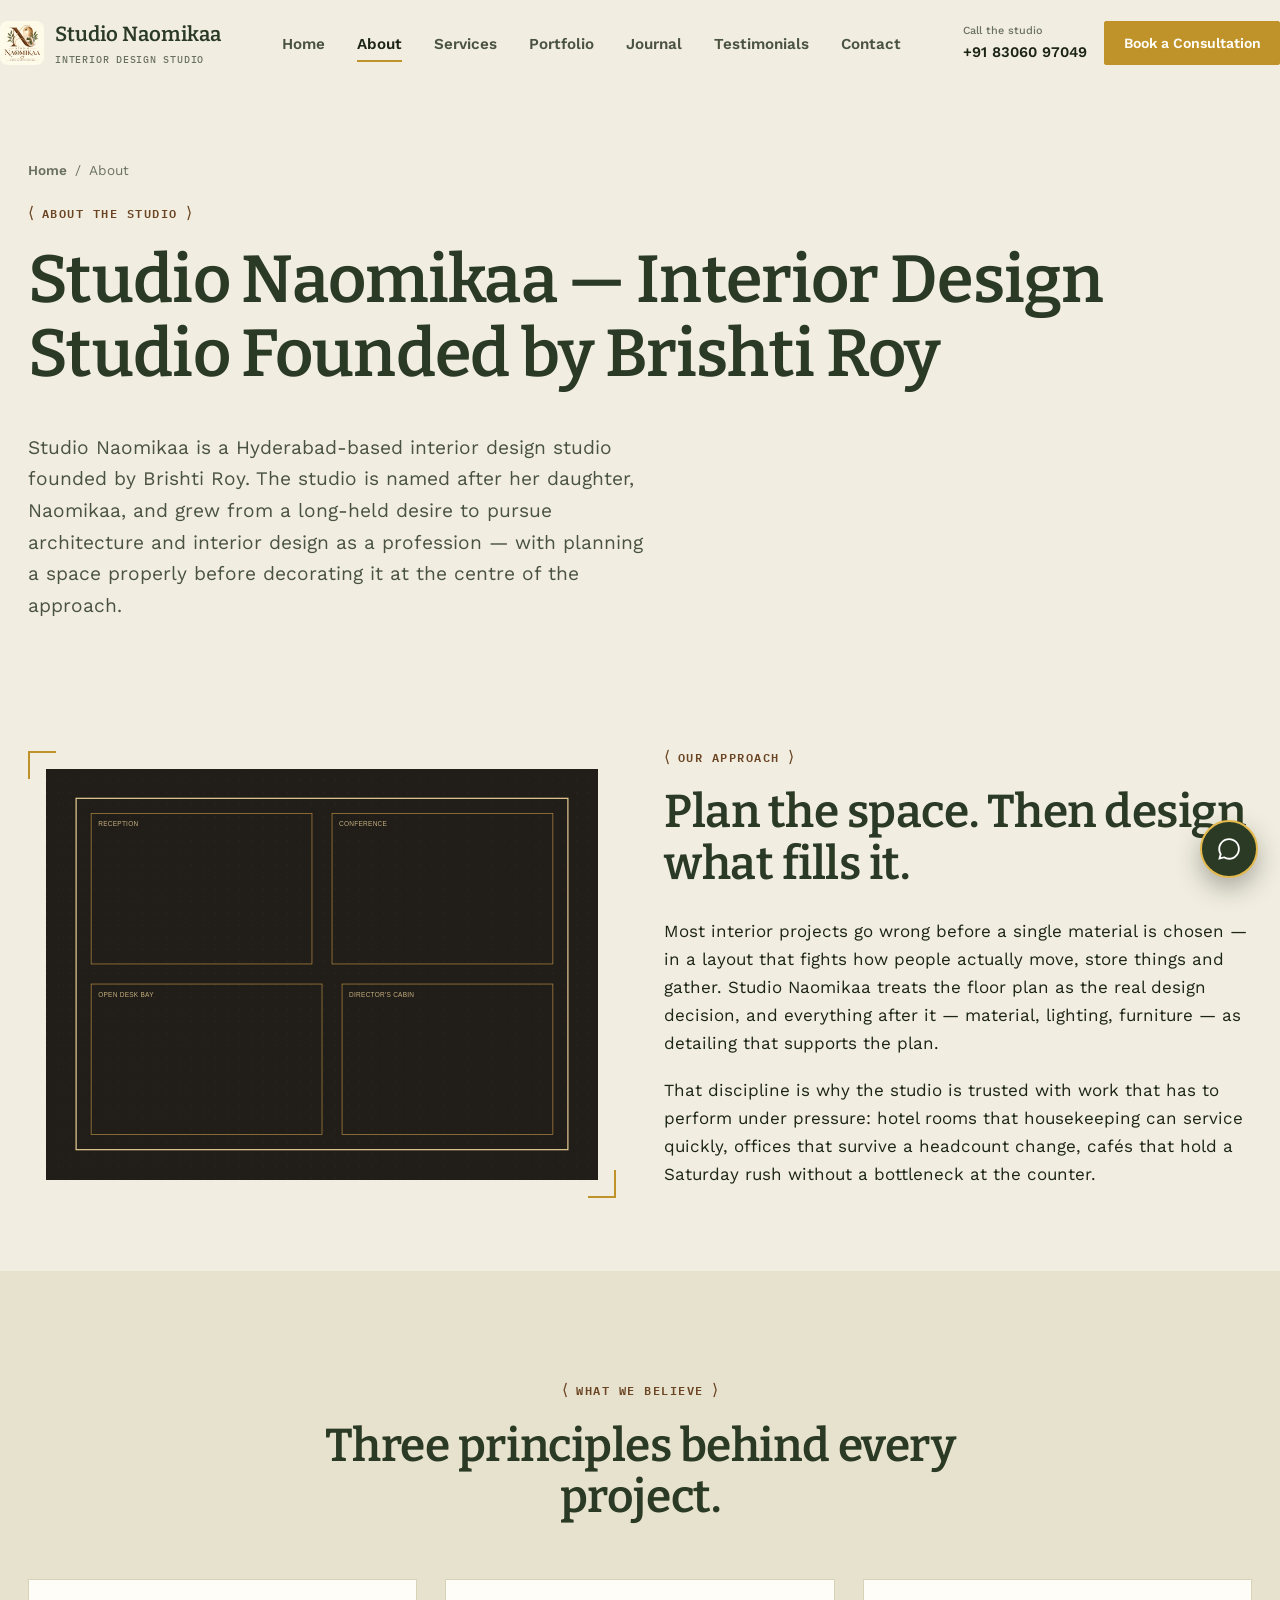
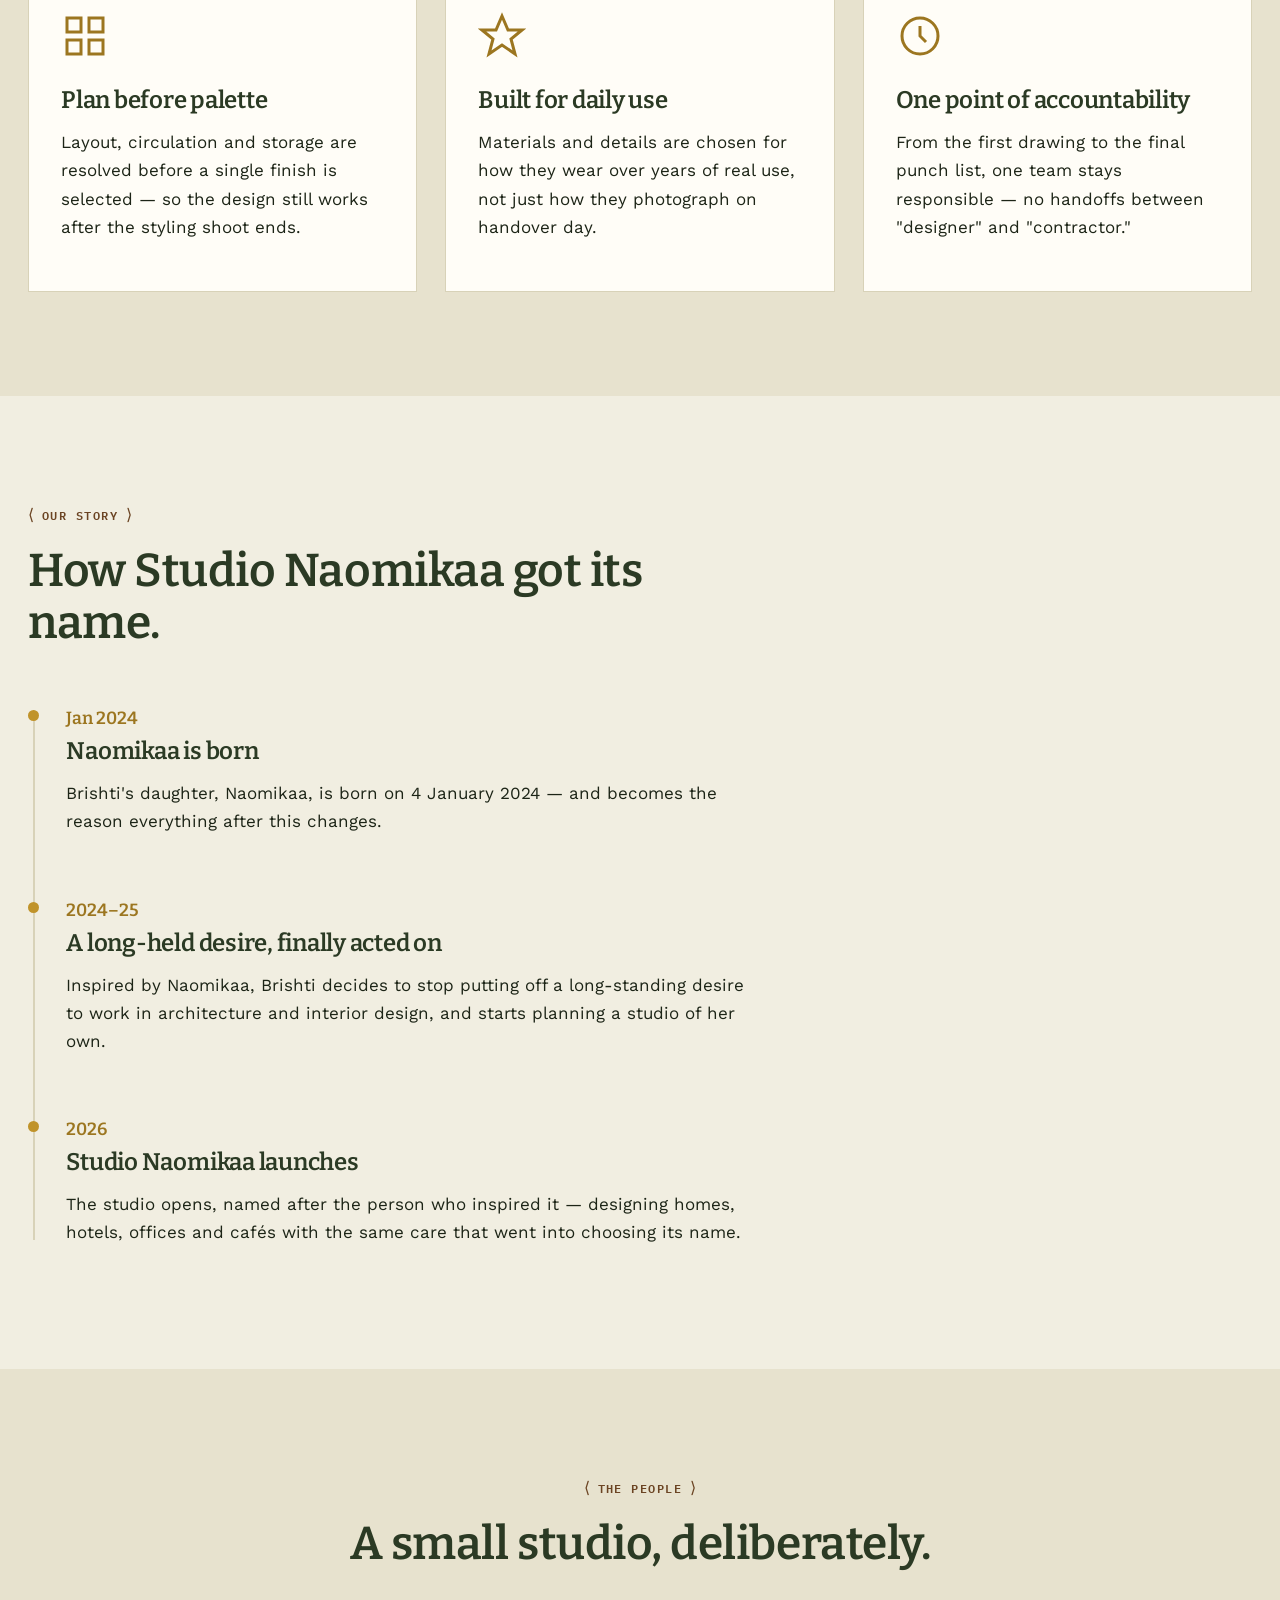
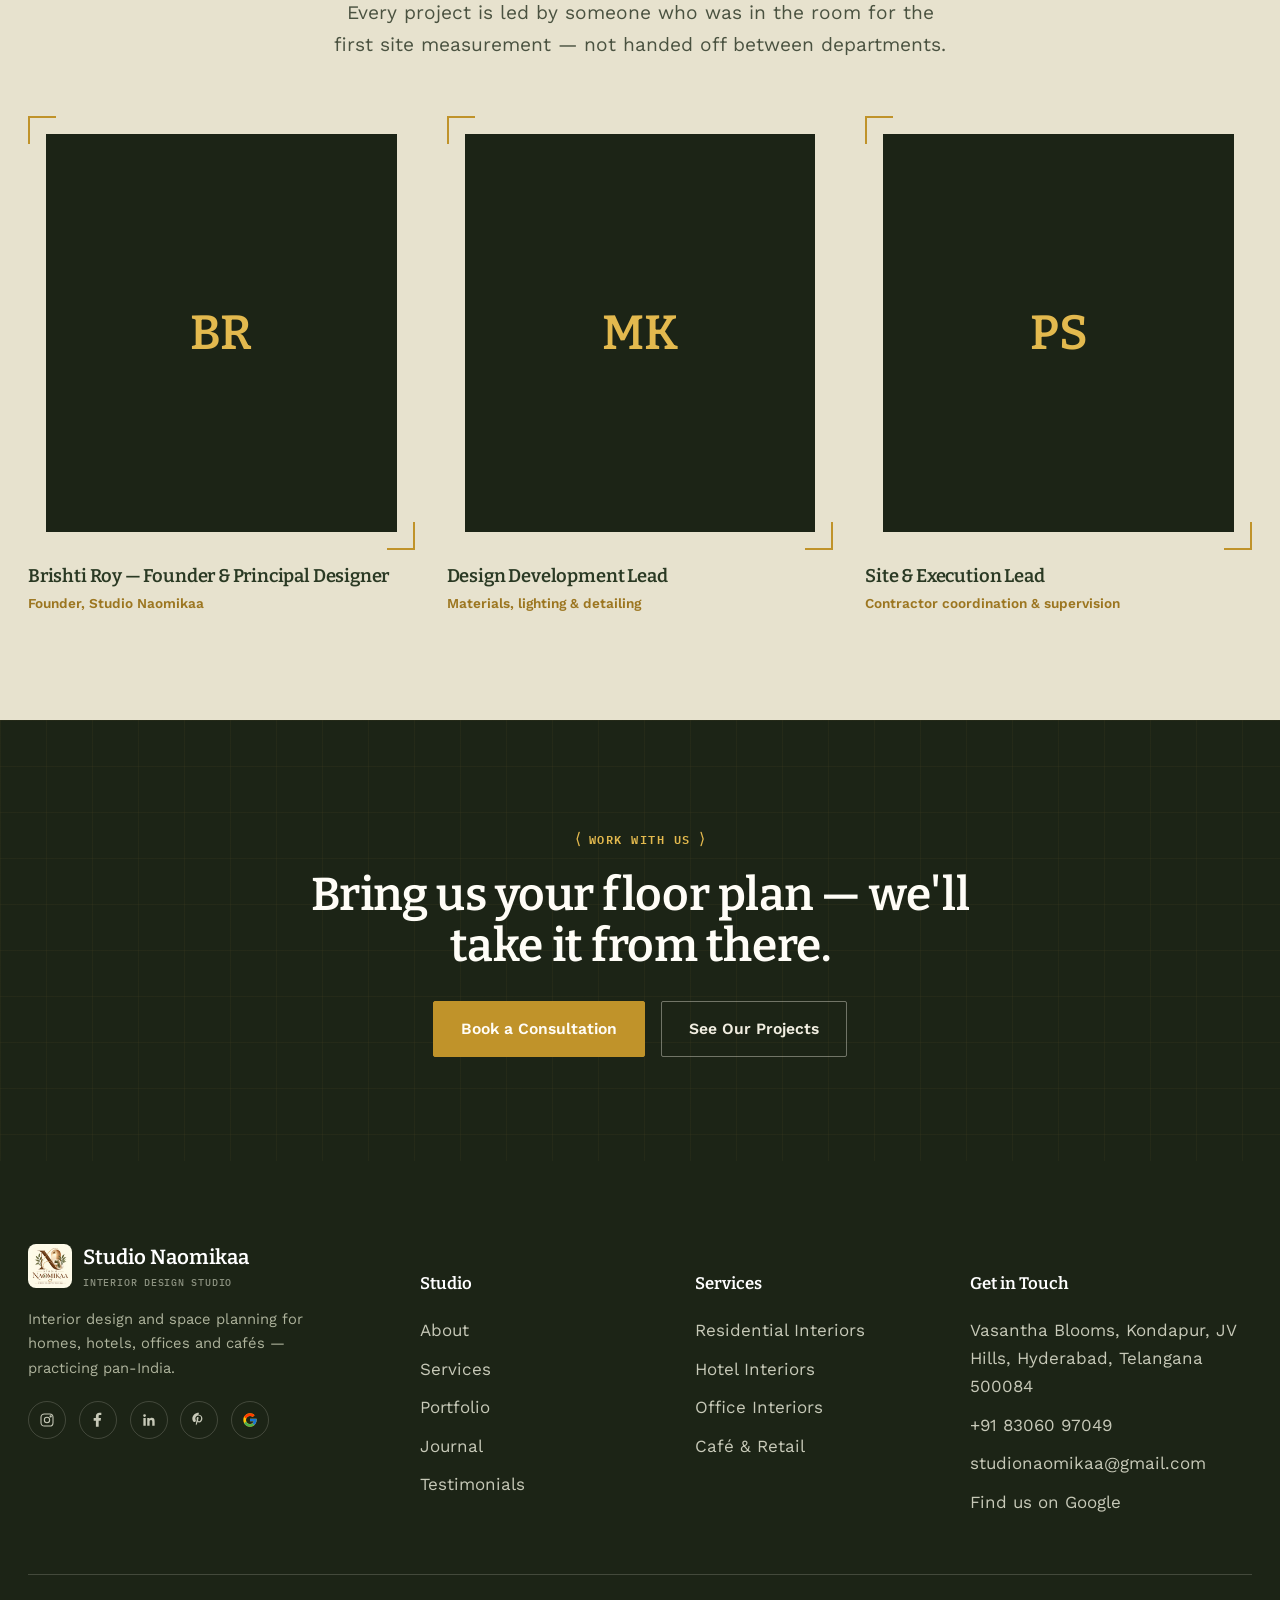
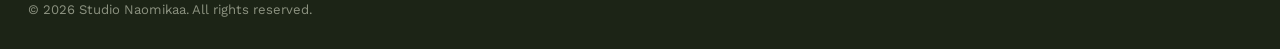
<file: about.html>
<!DOCTYPE html>
<html lang="en">
<head>
<meta charset="UTF-8">
<meta name="viewport" content="width=device-width, initial-scale=1.0">
<title>About Studio Naomikaa | Brishti Roy, Hyderabad Interior Designer</title>
<meta name="description" content="Meet Brishti Roy, founder &amp; principal designer of Studio Naomikaa — a Kondapur, Hyderabad interior design studio creating planning-first homes, hotels, offices &amp; cafés across India.">
<meta name="robots" content="index, follow, max-image-preview:large, max-snippet:-1, max-video-preview:-1">
<meta name="googlebot" content="index, follow, max-image-preview:large, max-snippet:-1, max-video-preview:-1">
<meta name="author" content="Studio Naomikaa — Brishti Roy">
<meta name="publisher" content="Studio Naomikaa">
<link rel="canonical" href="https://studionaomikaa.in/about.html">
<link rel="alternate" hreflang="en-in" href="https://studionaomikaa.in/about.html">
<link rel="alternate" hreflang="x-default" href="https://studionaomikaa.in/about.html">
<meta property="og:type" content="website">
<meta property="og:site_name" content="Studio Naomikaa">
<meta property="og:title" content="About Studio Naomikaa | Brishti Roy, Hyderabad Interior Designer">
<meta property="og:description" content="Meet Brishti Roy, founder &amp; principal designer of Studio Naomikaa — a Kondapur, Hyderabad interior design studio creating planning-first homes, hotels, offices &amp; cafés across India.">
<meta property="og:url" content="https://studionaomikaa.in/about.html">
<meta property="og:image" content="https://studionaomikaa.in/images/hero-about.svg">
<meta property="og:locale" content="en_IN">
<meta name="twitter:card" content="summary_large_image">
<meta name="twitter:title" content="About Studio Naomikaa | Brishti Roy, Hyderabad Interior Designer">
<meta name="twitter:description" content="Meet Brishti Roy, founder &amp; principal designer of Studio Naomikaa — a Kondapur, Hyderabad interior design studio creating planning-first homes, hotels, offices &amp; cafés across India.">
<meta name="twitter:image" content="https://studionaomikaa.in/images/hero-about.svg">
<meta name="twitter:image:alt" content="About — Studio Naomikaa">
<link rel="icon" type="image/svg+xml" href="images/favicon.svg">
<link rel="mask-icon" href="images/favicon.svg" color="#1C2416">
<meta name="theme-color" content="#1C2416">
<link rel="preconnect" href="https://fonts.googleapis.com">
<link rel="preconnect" href="https://fonts.gstatic.com" crossorigin>
<link href="https://fonts.googleapis.com/css2?family=Bitter:wght@400;500;600;700;800&family=Work+Sans:wght@400;500;600;700&family=IBM+Plex+Mono:wght@500;600&display=swap" rel="stylesheet">
<link rel="stylesheet" href="css/style.css">
<script type="application/ld+json">{"@context":"https://schema.org","@graph":[{"@type":["ProfessionalService","Organization"],"@id":"https://studionaomikaa.in/#organization","name":"Studio Naomikaa","alternateName":"Studio Naomikaa Interior Design Studio","description":"Interior design studio based in Kondapur, Hyderabad, serving residential, hotel, office, café and retail projects across India.","url":"https://studionaomikaa.in/","logo":"https://studionaomikaa.in/images/studio-naomikaa-logo.jpeg","telephone":"+91-83060-97049","email":"studionaomikaa@gmail.com","priceRange":"₹₹","sameAs":["https://www.instagram.com/studionaomikaa/","https://www.facebook.com/profile.php?id=61593997180546","https://www.linkedin.com/in/studio-naomikaa/","https://in.pinterest.com/studionaomikaa/","https://share.google/fF6RO6ePSQ0m4QN2a"],"areaServed":[{"@type":"City","name":"Hyderabad"},{"@type":"Country","name":"India"}],"address":{"@type":"PostalAddress","streetAddress":"Vasantha Blooms, Kondapur, JV Hills","addressLocality":"Hyderabad","addressRegion":"Telangana","postalCode":"500084","addressCountry":"IN"},"founder":{"@id":"https://studionaomikaa.in/#brishti-roy"},"knowsAbout":["Interior design","Residential interior design","Apartment interior design","Hotel interior design","Office interior design","Café interior design","Retail interior design","Space planning","Concept design","Materials and lighting specification","Turnkey interior execution"],"serviceType":["Residential interior design","Hotel interior design","Office interior design","Café and retail interior design","Space planning","Turnkey interior execution"],"hasMap":"https://share.google/fF6RO6ePSQ0m4QN2a"},{"@type":"Person","@id":"https://studionaomikaa.in/#brishti-roy","name":"Brishti Roy","jobTitle":"Founder & Principal Designer","description":"Brishti Roy is the Founder & Principal Designer of Studio Naomikaa.","worksFor":{"@id":"https://studionaomikaa.in/#organization"},"sameAs":["https://www.instagram.com/studionaomikaa/","https://www.facebook.com/profile.php?id=61593997180546","https://www.linkedin.com/in/studio-naomikaa/","https://in.pinterest.com/studionaomikaa/","https://share.google/fF6RO6ePSQ0m4QN2a"],"knowsAbout":["Interior design","Space planning","Residential interiors","Hotel interiors","Office interiors","Café interiors","Design management"]},{"@type":"WebSite","@id":"https://studionaomikaa.in/#website","url":"https://studionaomikaa.in/","name":"Studio Naomikaa","publisher":{"@id":"https://studionaomikaa.in/#organization"},"inLanguage":"en-IN"},{"@type":"WebPage","@id":"https://studionaomikaa.in/about.html#webpage","url":"https://studionaomikaa.in/about.html","name":"About Studio Naomikaa | Brishti Roy, Hyderabad Interior Designer","description":"Meet Brishti Roy, founder & principal designer of Studio Naomikaa — a Kondapur, Hyderabad interior design studio creating planning-first homes, hotels, offices & cafés across India.","isPartOf":{"@id":"https://studionaomikaa.in/#website"},"about":{"@id":"https://studionaomikaa.in/#organization"},"inLanguage":"en-IN","dateModified":"2026-09-07"},{"@type":"BreadcrumbList","@id":"https://studionaomikaa.in/about.html#breadcrumb","itemListElement":[{"@type":"ListItem","position":1,"name":"Home","item":"https://studionaomikaa.in/"},{"@type":"ListItem","position":2,"name":"Studio Naomikaa","item":"https://studionaomikaa.in/about.html"}]}]}</script>
</head>

<body>
<a href="#main-content" class="skip-link">Skip to main content</a>

<nav class="site-nav">
  <div class="container nav-inner">
    <a href="/" class="brand">
      <img src="images/studio-naomikaa-logo.jpeg" alt="Studio Naomikaa logo" class="brand-mark-img" style="height:44px;width:44px;object-fit:cover;border-radius:8px;">
      <span>Studio Naomikaa<small>Interior Design Studio</small></span>
    </a>
    <button class="nav-toggle" aria-label="Toggle navigation" aria-expanded="false" aria-controls="primary-navigation"><span></span></button>
    <ul class="nav-links" id="primary-navigation">
      <li><a href="/">Home</a></li>
      <li><a href="about.html" class="active" aria-current="page">About</a></li>
      <li><a href="services.html">Services</a></li>
      <li><a href="portfolio.html">Portfolio</a></li>
      <li><a href="blog.html">Journal</a></li>
      <li><a href="testimonials.html">Testimonials</a></li>
      <li><a href="contact.html">Contact</a></li>
    </ul>
    <div class="nav-cta-group">
      <span class="nav-phone"><span>Call the studio</span>+91 83060 97049</span>
      <a href="contact.html" class="btn btn-brass btn-sm">Book a Consultation</a>
    </div>
  </div>
</nav>

<main id="main-content">

<section class="page-header">
  <div class="container">
    <div class="breadcrumb-row"><a href="/">Home</a><span>/</span><span>About</span></div>
    <p class="tag">About the studio</p>
    <h1>Studio Naomikaa — Interior Design Studio Founded by Brishti Roy</h1>
    <p class="lead">Studio Naomikaa is a Hyderabad-based interior design studio founded by Brishti Roy. The studio is named after her daughter, Naomikaa, and grew from a long-held desire to pursue architecture and interior design as a profession — with planning a space properly before decorating it at the centre of the approach.</p>
  </div>
</section>

<section class="section-tight">
  <div class="container grid-2">
    <div class="frame">
      <div class="frame-inner"><img src="images/hero-about.svg" alt="Studio elevation drawing" width="900" height="680"></div>
    </div>
    <div>
      <p class="tag">Our approach</p>
      <h2>Plan the space. Then design what fills it.</h2>
      <p>Most interior projects go wrong before a single material is chosen — in a layout that fights how people actually move, store things and gather. Studio Naomikaa treats the floor plan as the real design decision, and everything after it — material, lighting, furniture — as detailing that supports the plan.</p>
      <p>That discipline is why the studio is trusted with work that has to perform under pressure: hotel rooms that housekeeping can service quickly, offices that survive a headcount change, cafés that hold a Saturday rush without a bottleneck at the counter.</p>
    </div>
  </div>
</section>

<section class="section-deep">
  <div class="container">
    <div class="section-head center mx-auto">
      <p class="tag">What we believe</p>
      <h2>Three principles behind every project.</h2>
    </div>
    <div class="value-grid">
      <div class="value-card">
        <svg class="ico" viewBox="0 0 24 24" fill="none" stroke="currentColor" stroke-width="1.5"><rect x="3" y="3" width="7" height="7"/><rect x="14" y="3" width="7" height="7"/><rect x="3" y="14" width="7" height="7"/><rect x="14" y="14" width="7" height="7"/></svg>
        <h3>Plan before palette</h3>
        <p>Layout, circulation and storage are resolved before a single finish is selected — so the design still works after the styling shoot ends.</p>
      </div>
      <div class="value-card">
        <svg class="ico" viewBox="0 0 24 24" fill="none" stroke="currentColor" stroke-width="1.5"><path d="M12 2l3 7h7l-5.5 4.5L18.5 21 12 16.5 5.5 21l2-7.5L2 9h7z"/></svg>
        <h3>Built for daily use</h3>
        <p>Materials and details are chosen for how they wear over years of real use, not just how they photograph on handover day.</p>
      </div>
      <div class="value-card">
        <svg class="ico" viewBox="0 0 24 24" fill="none" stroke="currentColor" stroke-width="1.5"><circle cx="12" cy="12" r="9"/><path d="M12 7v5l3 3"/></svg>
        <h3>One point of accountability</h3>
        <p>From the first drawing to the final punch list, one team stays responsible — no handoffs between "designer" and "contractor."</p>
      </div>
    </div>
  </div>
</section>

<section>
  <div class="container">
    <div class="section-head">
      <p class="tag">Our story</p>
      <h2>How Studio Naomikaa got its name.</h2>
    </div>
    <div class="timeline" style="max-width:720px;">
      <div class="timeline-item">
        <span class="yr">Jan 2024</span>
        <h3>Naomikaa is born</h3>
        <p>Brishti's daughter, Naomikaa, is born on 4 January 2024 — and becomes the reason everything after this changes.</p>
      </div>
      <div class="timeline-item">
        <span class="yr">2024–25</span>
        <h3>A long-held desire, finally acted on</h3>
        <p>Inspired by Naomikaa, Brishti decides to stop putting off a long-standing desire to work in architecture and interior design, and starts planning a studio of her own.</p>
      </div>
      <div class="timeline-item">
        <span class="yr">2026</span>
        <h3>Studio Naomikaa launches</h3>
        <p>The studio opens, named after the person who inspired it — designing homes, hotels, offices and cafés with the same care that went into choosing its name.</p>
      </div>
    </div>
  </div>
</section>

<section class="section-deep">
  <div class="container">
    <div class="section-head center mx-auto">
      <p class="tag">The people</p>
      <h2>A small studio, deliberately.</h2>
      <p class="lead mx-auto">Every project is led by someone who was in the room for the first site measurement — not handed off between departments.</p>
    </div>
    <div class="team-grid">
      <div class="team-card">
        <div class="frame"><div class="frame-inner" style="aspect-ratio:3/3.4;display:flex;align-items:center;justify-content:center;background:var(--ink);"><span style="font-family:'Bitter',serif;font-size:3rem;color:var(--brass-light);">BR</span></div></div>
        <h3>Brishti Roy — Founder &amp; Principal Designer</h3>
        <span>Founder, Studio Naomikaa</span>
      </div>
      <div class="team-card">
        <div class="frame"><div class="frame-inner" style="aspect-ratio:3/3.4;display:flex;align-items:center;justify-content:center;background:var(--ink);"><span style="font-family:'Bitter',serif;font-size:3rem;color:var(--brass-light);">MK</span></div></div>
        <h3>Design Development Lead</h3>
        <span>Materials, lighting &amp; detailing</span>
      </div>
      <div class="team-card">
        <div class="frame"><div class="frame-inner" style="aspect-ratio:3/3.4;display:flex;align-items:center;justify-content:center;background:var(--ink);"><span style="font-family:'Bitter',serif;font-size:3rem;color:var(--brass-light);">PS</span></div></div>
        <h3>Site &amp; Execution Lead</h3>
        <span>Contractor coordination &amp; supervision</span>
      </div>
    </div>
  </div>
</section>

<section class="section-dark cta-banner">
  <div class="container">
    <p class="tag">Work with us</p>
    <h2>Bring us your floor plan — we'll take it from there.</h2>
    <div class="btn-row">
      <a href="contact.html" class="btn btn-brass">Book a Consultation</a>
      <a href="portfolio.html" class="btn btn-line">See Our Projects</a>
    </div>
  </div>
</section>

</main>

<footer class="site-footer">
  <div class="container">
    <div class="footer-grid">
      <div class="footer-brand">
        <a href="/" class="brand" style="color:#fff;margin-bottom:1rem;">
          <img src="images/studio-naomikaa-logo.jpeg" alt="Studio Naomikaa logo" class="brand-mark-img" style="height:44px;width:44px;object-fit:cover;border-radius:8px;">
          <span>Studio Naomikaa<small style="color:#8C9280;">Interior Design Studio</small></span>
        </a>
        <p>Interior design and space planning for homes, hotels, offices and cafés — practicing pan-India.</p>
        <div class="footer-social">
          <a href="https://www.instagram.com/studionaomikaa/" aria-label="Instagram" target="_blank" rel="noopener"><svg width="16" height="16" viewBox="0 0 24 24" fill="none" stroke="currentColor" stroke-width="1.6"><rect x="3" y="3" width="18" height="18" rx="5"/><circle cx="12" cy="12" r="4"/><circle cx="17.5" cy="6.5" r="1"/></svg></a>
          <a href="https://www.facebook.com/profile.php?id=61593997180546" aria-label="Facebook" target="_blank" rel="noopener"><svg width="16" height="16" viewBox="0 0 24 24" fill="currentColor"><path d="M13 22v-9h3l.5-4H13V6.5c0-1.16.32-1.95 2-1.95H17V1.14C16.63 1.1 15.4 1 13.94 1 10.9 1 8.85 2.86 8.85 6.15V9H5.5v4H8.85v9h4.15z"/></svg></a>
          <a href="https://www.linkedin.com/in/studio-naomikaa/" aria-label="LinkedIn" target="_blank" rel="noopener"><svg width="16" height="16" viewBox="0 0 24 24" fill="currentColor"><path d="M20.45 20.45h-3.56v-5.57c0-1.33-.02-3.04-1.85-3.04-1.85 0-2.14 1.45-2.14 2.94v5.67H9.34V9h3.41v1.56h.05c.48-.9 1.64-1.85 3.38-1.85 3.61 0 4.28 2.38 4.28 5.47v6.27zM5.34 7.43a2.07 2.07 0 1 1 0-4.14 2.07 2.07 0 0 1 0 4.14zM7.12 20.45H3.56V9h3.56v11.45z"/></svg></a>
          <a href="https://in.pinterest.com/studionaomikaa/" aria-label="Pinterest" target="_blank" rel="noopener"><svg width="16" height="16" viewBox="0 0 24 24" fill="currentColor"><path d="M12 1C5.9 1 2 5.14 2 9.94c0 2.9 1.55 5.14 3.97 5.14.4 0 .77-.24.9-.7.09-.34.32-1.24.42-1.61.14-.5.09-.68-.24-1.12-.35-.47-.53-1.05-.53-1.86 0-2.4 1.8-4.55 4.68-4.55 2.55 0 3.95 1.56 3.95 3.64 0 2.74-1.21 5.06-3 5.06-1 0-1.74-.82-1.5-1.83.28-1.2.83-2.5.83-3.36 0-.78-.42-1.43-1.28-1.43-1.01 0-1.83 1.05-1.83 2.45 0 .9.3 1.5.3 1.5s-1.02 4.3-1.2 5.06c-.36 1.5-.05 3.35-.03 3.53.02.11.15.14.22.06.09-.11 1.24-1.53 1.63-2.94.11-.4.63-2.45.63-2.45.31.6 1.22 1.12 2.19 1.12 2.88 0 4.98-2.65 4.98-5.93 0-3.15-2.57-5.65-5.9-5.65z"/></svg></a>
          <a href="https://share.google/fF6RO6ePSQ0m4QN2a" aria-label="Find us on Google" target="_blank" rel="noopener"><svg width="16" height="16" viewBox="0 0 48 48"><path fill="#FFC107" d="M43.6 20.5H42V20H24v8h11.3C33.7 32.9 29.3 36 24 36c-6.6 0-12-5.4-12-12s5.4-12 12-12c3.1 0 5.9 1.2 8 3.1l5.7-5.7C34.6 6.1 29.6 4 24 4 12.9 4 4 12.9 4 24s8.9 20 20 20 20-8.9 20-20c0-1.3-.1-2.7-.4-3.5z"/><path fill="#FF3D00" d="M6.3 14.7l6.6 4.8C14.6 15.1 18.9 12 24 12c3.1 0 5.9 1.2 8 3.1l5.7-5.7C34.6 6.1 29.6 4 24 4c-7.5 0-14 4.2-17.7 10.7z"/><path fill="#4CAF50" d="M24 44c5.2 0 9.9-2 13.4-5.2l-6.2-5.2C29.3 35.7 26.8 36.5 24 36.5c-5.2 0-9.6-3.3-11.2-7.9l-6.5 5C9.9 39.8 16.4 44 24 44z"/><path fill="#1976D2" d="M43.6 20.5H42V20H24v8h11.3c-.8 2.3-2.3 4.3-4.2 5.6l6.2 5.2C39.9 36.6 44 31 44 24c0-1.3-.1-2.7-.4-3.5z"/></svg></a>
        </div>
      </div>
      <div>
        <h5>Studio</h5>
        <ul>
          <li><a href="about.html">About</a></li>
          <li><a href="services.html">Services</a></li>
          <li><a href="portfolio.html">Portfolio</a></li>
          <li><a href="blog.html">Journal</a></li>
          <li><a href="testimonials.html">Testimonials</a></li>
        </ul>
      </div>
      <div>
        <h5>Services</h5>
        <ul>
          <li><a href="services.html#residential">Residential Interiors</a></li>
          <li><a href="services.html#hotel">Hotel Interiors</a></li>
          <li><a href="services.html#office">Office Interiors</a></li>
          <li><a href="services.html#cafe">Café &amp; Retail</a></li>
        </ul>
      </div>
      <div>
        <h5>Get in Touch</h5>
        <ul>
          <li>Vasantha Blooms, Kondapur, JV Hills, Hyderabad, Telangana 500084</li>
          <li><a href="tel:+918306097049">+91 83060 97049</a></li>
          <li><a href="mailto:studionaomikaa@gmail.com">studionaomikaa@gmail.com</a></li>
          <li><a href="https://share.google/fF6RO6ePSQ0m4QN2a" target="_blank" rel="noopener">Find us on Google</a></li>
        </ul>
      </div>
    </div>
    <div class="footer-bottom">
      <span>© 2026 Studio Naomikaa. All rights reserved.</span>

    </div>
  </div>
</footer>

<a href="https://wa.me/918306097049" target="_blank" rel="noopener" class="wa-float" aria-label="Chat with Studio Naomikaa on WhatsApp">
  <svg width="26" height="26" viewBox="0 0 24 24" fill="currentColor"><path d="M12.04 2C6.58 2 2.13 6.45 2.13 11.91C2.13 13.66 2.59 15.36 3.45 16.86L2.05 22L7.31 20.62C8.75 21.41 10.38 21.83 12.04 21.83C17.5 21.83 21.95 17.38 21.95 11.92C21.95 9.27 20.92 6.78 19.05 4.91C17.18 3.03 14.69 2 12.04 2M12.04 3.67C14.25 3.67 16.32 4.53 17.88 6.09C19.44 7.66 20.29 9.72 20.28 11.92C20.28 16.46 16.58 20.15 12.03 20.15C10.56 20.15 9.12 19.76 7.85 19.03L7.55 18.85L4.43 19.67L5.26 16.63L5.06 16.31C4.26 15 3.84 13.47 3.84 11.91C3.85 7.37 7.5 3.67 12.04 3.67Z"/></svg>
</a>

<script src="js/main.js"></script>
</body>
</html>
</file>
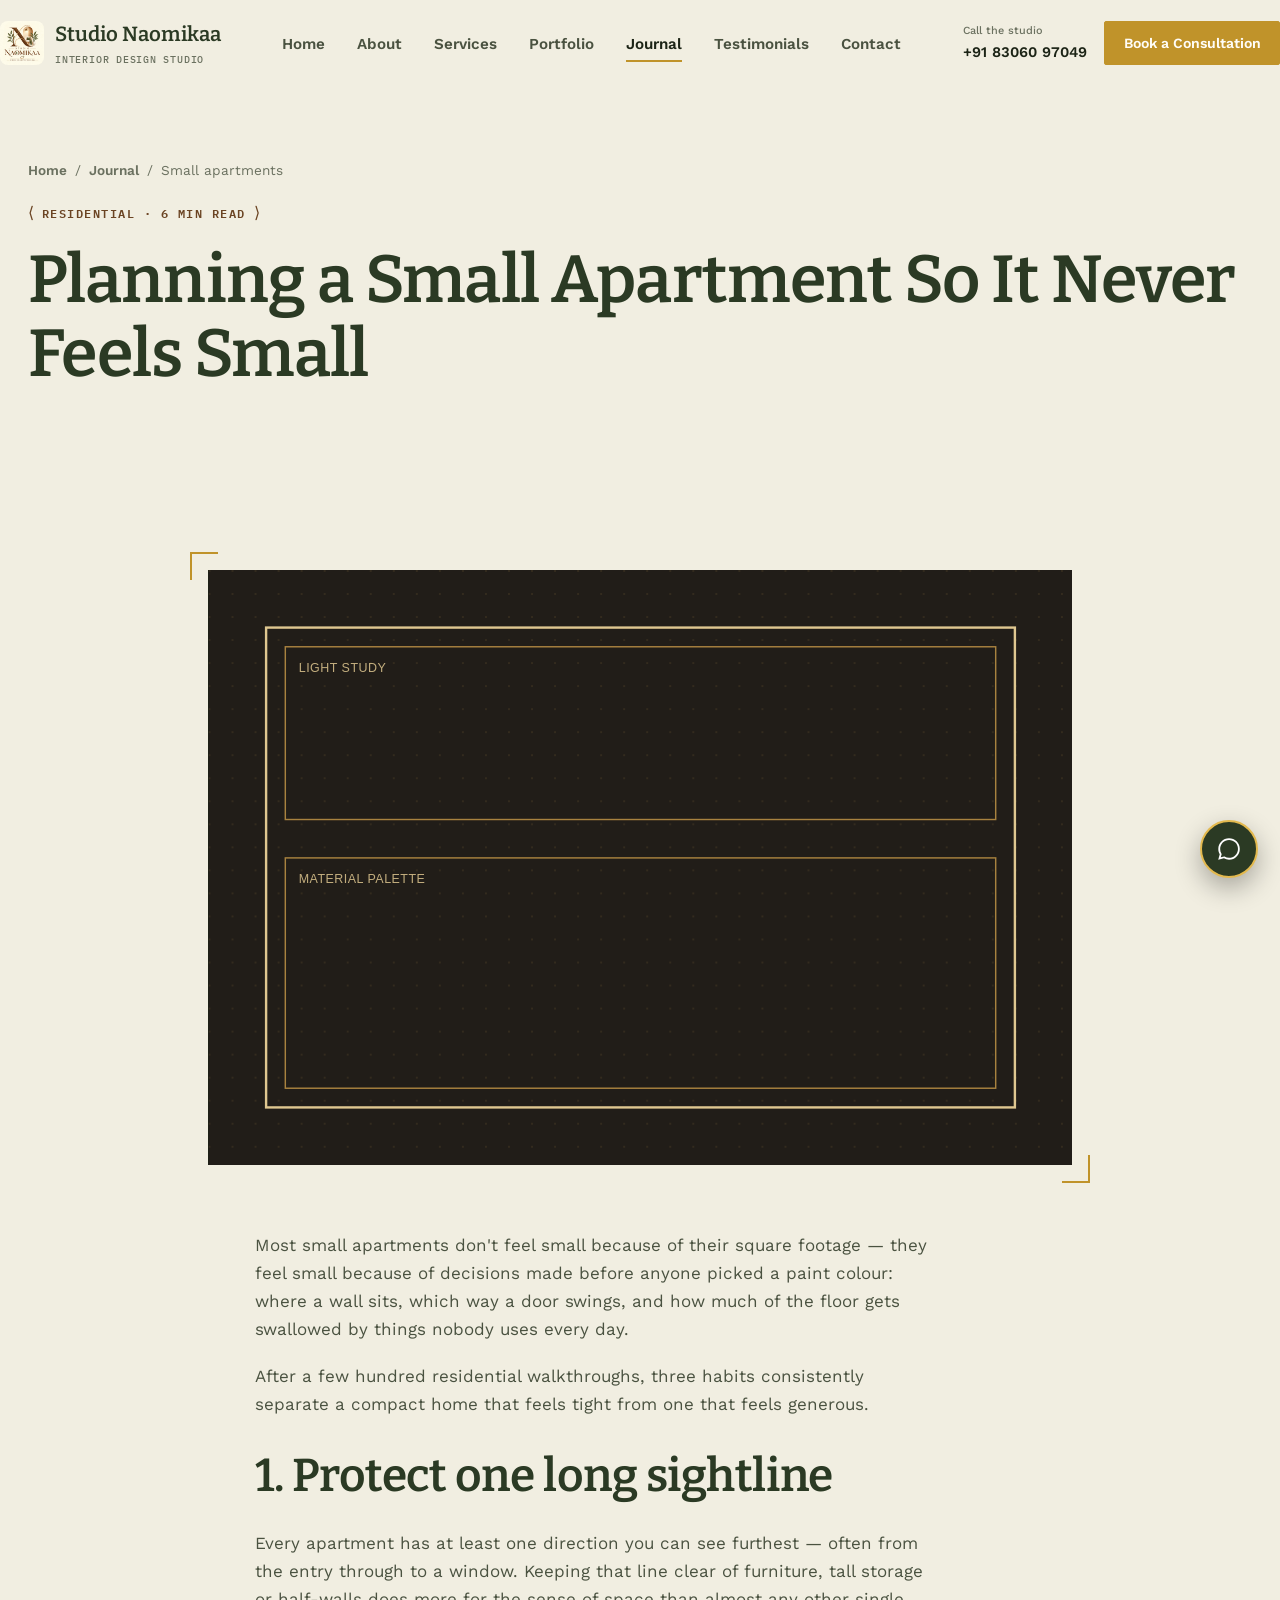
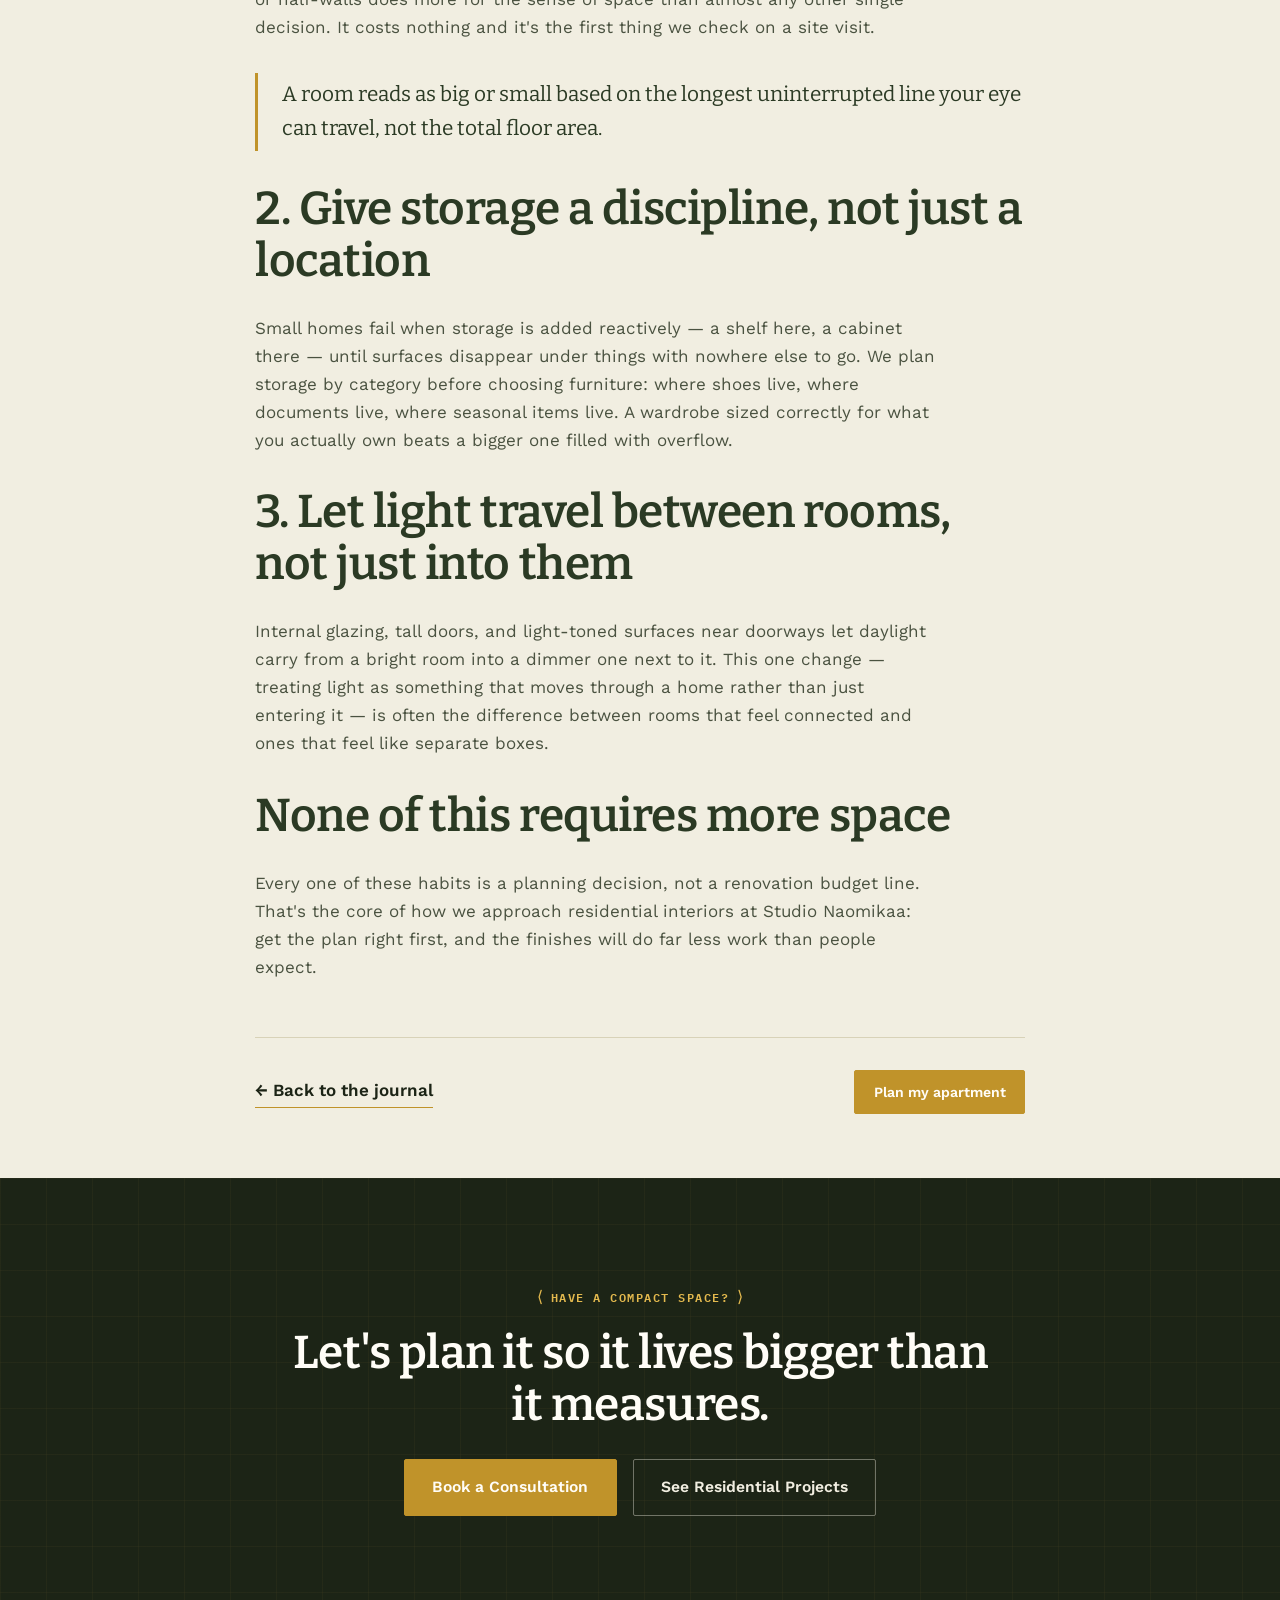
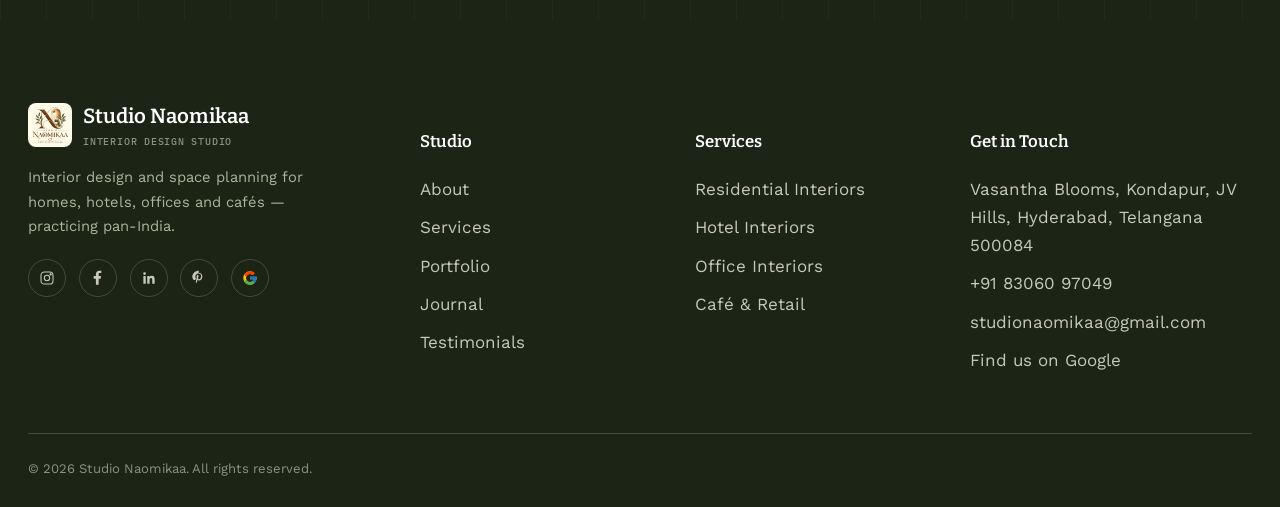
<file: blog-post.html>
<!DOCTYPE html>
<html lang="en">
<head>
<meta charset="UTF-8">
<meta name="viewport" content="width=device-width, initial-scale=1.0">
<title>Small Apartment Interior Design: Make a Home Feel Bigger | Studio Naomikaa</title>
<meta name="description" content="Learn three practical planning principles for small apartment interiors: protect sightlines, plan storage by category, and let natural and artificial light travel through the home.">
<meta name="robots" content="index, follow, max-image-preview:large, max-snippet:-1, max-video-preview:-1">
<meta name="googlebot" content="index, follow, max-image-preview:large, max-snippet:-1, max-video-preview:-1">
<meta name="author" content="Studio Naomikaa — Brishti Roy">
<meta name="publisher" content="Studio Naomikaa">
<link rel="canonical" href="https://studionaomikaa.in/blog-post.html">
<link rel="alternate" hreflang="en-in" href="https://studionaomikaa.in/blog-post.html">
<link rel="alternate" hreflang="x-default" href="https://studionaomikaa.in/blog-post.html">
<meta property="og:type" content="article">
<meta property="og:site_name" content="Studio Naomikaa">
<meta property="og:title" content="Small Apartment Interior Design: Make a Home Feel Bigger | Studio Naomikaa">
<meta property="og:description" content="Learn three practical planning principles for small apartment interiors: protect sightlines, plan storage by category, and let natural and artificial light travel through the home.">
<meta property="og:url" content="https://studionaomikaa.in/blog-post.html">
<meta property="og:image" content="https://studionaomikaa.in/images/blog-1.svg">
<meta property="og:locale" content="en_IN">
<meta name="twitter:card" content="summary_large_image">
<meta name="twitter:title" content="Small Apartment Interior Design: Make a Home Feel Bigger | Studio Naomikaa">
<meta name="twitter:description" content="Learn three practical planning principles for small apartment interiors: protect sightlines, plan storage by category, and let natural and artificial light travel through the home.">
<meta name="twitter:image" content="https://studionaomikaa.in/images/blog-1.svg">
<meta name="twitter:image:alt" content="Small Apartment Interior Design — Studio Naomikaa">
<link rel="icon" type="image/svg+xml" href="images/favicon.svg">
<link rel="mask-icon" href="images/favicon.svg" color="#1C2416">
<meta name="theme-color" content="#1C2416">
<link rel="preconnect" href="https://fonts.googleapis.com">
<link rel="preconnect" href="https://fonts.gstatic.com" crossorigin>
<link href="https://fonts.googleapis.com/css2?family=Bitter:wght@400;500;600;700;800&family=Work+Sans:wght@400;500;600;700&family=IBM+Plex+Mono:wght@500;600&display=swap" rel="stylesheet">
<link rel="stylesheet" href="css/style.css">
<script type="application/ld+json">{"@context":"https://schema.org","@graph":[{"@type":["ProfessionalService","Organization"],"@id":"https://studionaomikaa.in/#organization","name":"Studio Naomikaa","alternateName":"Studio Naomikaa Interior Design Studio","description":"Interior design studio based in Kondapur, Hyderabad, serving residential, hotel, office, café and retail projects across India.","url":"https://studionaomikaa.in/","logo":"https://studionaomikaa.in/images/studio-naomikaa-logo.jpeg","telephone":"+91-83060-97049","email":"studionaomikaa@gmail.com","priceRange":"₹₹","sameAs":["https://www.instagram.com/studionaomikaa/","https://www.facebook.com/profile.php?id=61593997180546","https://www.linkedin.com/in/studio-naomikaa/","https://in.pinterest.com/studionaomikaa/","https://share.google/fF6RO6ePSQ0m4QN2a"],"areaServed":[{"@type":"City","name":"Hyderabad"},{"@type":"Country","name":"India"}],"address":{"@type":"PostalAddress","streetAddress":"Vasantha Blooms, Kondapur, JV Hills","addressLocality":"Hyderabad","addressRegion":"Telangana","postalCode":"500084","addressCountry":"IN"},"founder":{"@id":"https://studionaomikaa.in/#brishti-roy"},"knowsAbout":["Interior design","Residential interior design","Apartment interior design","Hotel interior design","Office interior design","Café interior design","Retail interior design","Space planning","Concept design","Materials and lighting specification","Turnkey interior execution"],"serviceType":["Residential interior design","Hotel interior design","Office interior design","Café and retail interior design","Space planning","Turnkey interior execution"],"hasMap":"https://share.google/fF6RO6ePSQ0m4QN2a"},{"@type":"Person","@id":"https://studionaomikaa.in/#brishti-roy","name":"Brishti Roy","jobTitle":"Founder & Principal Designer","description":"Brishti Roy is the Founder & Principal Designer of Studio Naomikaa.","worksFor":{"@id":"https://studionaomikaa.in/#organization"},"sameAs":["https://www.instagram.com/studionaomikaa/","https://www.facebook.com/profile.php?id=61593997180546","https://www.linkedin.com/in/studio-naomikaa/","https://in.pinterest.com/studionaomikaa/","https://share.google/fF6RO6ePSQ0m4QN2a"],"knowsAbout":["Interior design","Space planning","Residential interiors","Hotel interiors","Office interiors","Café interiors","Design management"]},{"@type":"WebSite","@id":"https://studionaomikaa.in/#website","url":"https://studionaomikaa.in/","name":"Studio Naomikaa","publisher":{"@id":"https://studionaomikaa.in/#organization"},"inLanguage":"en-IN"},{"@type":"WebPage","@id":"https://studionaomikaa.in/blog-post.html#webpage","url":"https://studionaomikaa.in/blog-post.html","name":"Small Apartment Interior Design: Make a Home Feel Bigger | Studio Naomikaa","description":"Learn three practical planning principles for small apartment interiors: protect sightlines, plan storage by category, and let natural and artificial light travel through the home.","isPartOf":{"@id":"https://studionaomikaa.in/#website"},"about":{"@id":"https://studionaomikaa.in/#organization"},"inLanguage":"en-IN","dateModified":"2026-09-07"},{"@type":"BreadcrumbList","@id":"https://studionaomikaa.in/blog-post.html#breadcrumb","itemListElement":[{"@type":"ListItem","position":1,"name":"Home","item":"https://studionaomikaa.in/"},{"@type":"ListItem","position":2,"name":"Planning a Small Apartment So It Never Feels Small","item":"https://studionaomikaa.in/blog-post.html"}]},{"@type":"BlogPosting","@id":"https://studionaomikaa.in/blog-post.html#article","headline":"Small Apartment Interior Design: Make a Home Feel Bigger","description":"Learn three practical planning principles for small apartment interiors: protect sightlines, plan storage by category, and let natural and artificial light travel through the home.","image":"https://studionaomikaa.in/images/blog-1.svg","author":{"@id":"https://studionaomikaa.in/#brishti-roy"},"publisher":{"@id":"https://studionaomikaa.in/#organization"},"mainEntityOfPage":{"@id":"https://studionaomikaa.in/blog-post.html#webpage"},"articleSection":"Residential Interior Design","inLanguage":"en-IN"}]}</script>
</head>

<body>
<a href="#main-content" class="skip-link">Skip to main content</a>

<nav class="site-nav">
  <div class="container nav-inner">
    <a href="/" class="brand">
      <img src="images/studio-naomikaa-logo.jpeg" alt="Studio Naomikaa logo" class="brand-mark-img" style="height:44px;width:44px;object-fit:cover;border-radius:8px;">
      <span>Studio Naomikaa<small>Interior Design Studio</small></span>
    </a>
    <button class="nav-toggle" aria-label="Toggle navigation" aria-expanded="false" aria-controls="primary-navigation"><span></span></button>
    <ul class="nav-links" id="primary-navigation">
      <li><a href="/">Home</a></li>
      <li><a href="about.html">About</a></li>
      <li><a href="services.html">Services</a></li>
      <li><a href="portfolio.html">Portfolio</a></li>
      <li><a href="blog.html" class="active" aria-current="page">Journal</a></li>
      <li><a href="testimonials.html">Testimonials</a></li>
      <li><a href="contact.html">Contact</a></li>
    </ul>
    <div class="nav-cta-group">
      <span class="nav-phone"><span>Call the studio</span>+91 83060 97049</span>
      <a href="contact.html" class="btn btn-brass btn-sm">Book a Consultation</a>
    </div>
  </div>
</nav>

<main id="main-content">

<section class="page-header section-tight">
  <div class="container">
    <div class="breadcrumb-row"><a href="/">Home</a><span>/</span><a href="blog.html">Journal</a><span>/</span><span>Small apartments</span></div>
    <p class="tag">Residential · 6 min read</p>
    <h1>Planning a Small Apartment So It Never Feels Small</h1>
  </div>
</section>

<section class="section-tight">
  <div class="container">
    <div class="frame" style="max-width:900px;margin-inline:auto;margin-bottom:3rem;">
      <div class="frame-inner"><img src="images/blog-1.svg" alt="Elevation drawing of a compact apartment layout" width="900" height="680"></div>
    </div>
    <div class="blog-post-body">
      <p>Most small apartments don't feel small because of their square footage — they feel small because of decisions made before anyone picked a paint colour: where a wall sits, which way a door swings, and how much of the floor gets swallowed by things nobody uses every day.</p>
      <p>After a few hundred residential walkthroughs, three habits consistently separate a compact home that feels tight from one that feels generous.</p>

      <h2>1. Protect one long sightline</h2>
      <p>Every apartment has at least one direction you can see furthest — often from the entry through to a window. Keeping that line clear of furniture, tall storage or half-walls does more for the sense of space than almost any other single decision. It costs nothing and it's the first thing we check on a site visit.</p>

      <blockquote>A room reads as big or small based on the longest uninterrupted line your eye can travel, not the total floor area.</blockquote>

      <h2>2. Give storage a discipline, not just a location</h2>
      <p>Small homes fail when storage is added reactively — a shelf here, a cabinet there — until surfaces disappear under things with nowhere else to go. We plan storage by category before choosing furniture: where shoes live, where documents live, where seasonal items live. A wardrobe sized correctly for what you actually own beats a bigger one filled with overflow.</p>

      <h2>3. Let light travel between rooms, not just into them</h2>
      <p>Internal glazing, tall doors, and light-toned surfaces near doorways let daylight carry from a bright room into a dimmer one next to it. This one change — treating light as something that moves through a home rather than just entering it — is often the difference between rooms that feel connected and ones that feel like separate boxes.</p>

      <h2>None of this requires more space</h2>
      <p>Every one of these habits is a planning decision, not a renovation budget line. That's the core of how we approach residential interiors at Studio Naomikaa: get the plan right first, and the finishes will do far less work than people expect.</p>
    </div>

    <div style="max-width:70ch;margin:3.5rem auto 0;padding-top:2rem;border-top:1px solid var(--line);display:flex;justify-content:space-between;align-items:center;flex-wrap:wrap;gap:1rem;">
      <a href="blog.html" class="text-link">← Back to the journal</a>
      <a href="contact.html" class="btn btn-brass btn-sm">Plan my apartment</a>
    </div>
  </div>
</section>

<section class="section-dark cta-banner">
  <div class="container">
    <p class="tag">Have a compact space?</p>
    <h2>Let's plan it so it lives bigger than it measures.</h2>
    <div class="btn-row">
      <a href="contact.html" class="btn btn-brass">Book a Consultation</a>
      <a href="portfolio.html" class="btn btn-line">See Residential Projects</a>
    </div>
  </div>
</section>

</main>

<footer class="site-footer">
  <div class="container">
    <div class="footer-grid">
      <div class="footer-brand">
        <a href="/" class="brand" style="color:#fff;margin-bottom:1rem;">
          <img src="images/studio-naomikaa-logo.jpeg" alt="Studio Naomikaa logo" class="brand-mark-img" style="height:44px;width:44px;object-fit:cover;border-radius:8px;">
          <span>Studio Naomikaa<small style="color:#8C9280;">Interior Design Studio</small></span>
        </a>
        <p>Interior design and space planning for homes, hotels, offices and cafés — practicing pan-India.</p>
        <div class="footer-social">
          <a href="https://www.instagram.com/studionaomikaa/" aria-label="Instagram" target="_blank" rel="noopener"><svg width="16" height="16" viewBox="0 0 24 24" fill="none" stroke="currentColor" stroke-width="1.6"><rect x="3" y="3" width="18" height="18" rx="5"/><circle cx="12" cy="12" r="4"/><circle cx="17.5" cy="6.5" r="1"/></svg></a>
          <a href="https://www.facebook.com/profile.php?id=61593997180546" aria-label="Facebook" target="_blank" rel="noopener"><svg width="16" height="16" viewBox="0 0 24 24" fill="currentColor"><path d="M13 22v-9h3l.5-4H13V6.5c0-1.16.32-1.95 2-1.95H17V1.14C16.63 1.1 15.4 1 13.94 1 10.9 1 8.85 2.86 8.85 6.15V9H5.5v4H8.85v9h4.15z"/></svg></a>
          <a href="https://www.linkedin.com/in/studio-naomikaa/" aria-label="LinkedIn" target="_blank" rel="noopener"><svg width="16" height="16" viewBox="0 0 24 24" fill="currentColor"><path d="M20.45 20.45h-3.56v-5.57c0-1.33-.02-3.04-1.85-3.04-1.85 0-2.14 1.45-2.14 2.94v5.67H9.34V9h3.41v1.56h.05c.48-.9 1.64-1.85 3.38-1.85 3.61 0 4.28 2.38 4.28 5.47v6.27zM5.34 7.43a2.07 2.07 0 1 1 0-4.14 2.07 2.07 0 0 1 0 4.14zM7.12 20.45H3.56V9h3.56v11.45z"/></svg></a>
          <a href="https://in.pinterest.com/studionaomikaa/" aria-label="Pinterest" target="_blank" rel="noopener"><svg width="16" height="16" viewBox="0 0 24 24" fill="currentColor"><path d="M12 1C5.9 1 2 5.14 2 9.94c0 2.9 1.55 5.14 3.97 5.14.4 0 .77-.24.9-.7.09-.34.32-1.24.42-1.61.14-.5.09-.68-.24-1.12-.35-.47-.53-1.05-.53-1.86 0-2.4 1.8-4.55 4.68-4.55 2.55 0 3.95 1.56 3.95 3.64 0 2.74-1.21 5.06-3 5.06-1 0-1.74-.82-1.5-1.83.28-1.2.83-2.5.83-3.36 0-.78-.42-1.43-1.28-1.43-1.01 0-1.83 1.05-1.83 2.45 0 .9.3 1.5.3 1.5s-1.02 4.3-1.2 5.06c-.36 1.5-.05 3.35-.03 3.53.02.11.15.14.22.06.09-.11 1.24-1.53 1.63-2.94.11-.4.63-2.45.63-2.45.31.6 1.22 1.12 2.19 1.12 2.88 0 4.98-2.65 4.98-5.93 0-3.15-2.57-5.65-5.9-5.65z"/></svg></a>
          <a href="https://share.google/fF6RO6ePSQ0m4QN2a" aria-label="Find us on Google" target="_blank" rel="noopener"><svg width="16" height="16" viewBox="0 0 48 48"><path fill="#FFC107" d="M43.6 20.5H42V20H24v8h11.3C33.7 32.9 29.3 36 24 36c-6.6 0-12-5.4-12-12s5.4-12 12-12c3.1 0 5.9 1.2 8 3.1l5.7-5.7C34.6 6.1 29.6 4 24 4 12.9 4 4 12.9 4 24s8.9 20 20 20 20-8.9 20-20c0-1.3-.1-2.7-.4-3.5z"/><path fill="#FF3D00" d="M6.3 14.7l6.6 4.8C14.6 15.1 18.9 12 24 12c3.1 0 5.9 1.2 8 3.1l5.7-5.7C34.6 6.1 29.6 4 24 4c-7.5 0-14 4.2-17.7 10.7z"/><path fill="#4CAF50" d="M24 44c5.2 0 9.9-2 13.4-5.2l-6.2-5.2C29.3 35.7 26.8 36.5 24 36.5c-5.2 0-9.6-3.3-11.2-7.9l-6.5 5C9.9 39.8 16.4 44 24 44z"/><path fill="#1976D2" d="M43.6 20.5H42V20H24v8h11.3c-.8 2.3-2.3 4.3-4.2 5.6l6.2 5.2C39.9 36.6 44 31 44 24c0-1.3-.1-2.7-.4-3.5z"/></svg></a>
        </div>
      </div>
      <div>
        <h5>Studio</h5>
        <ul>
          <li><a href="about.html">About</a></li>
          <li><a href="services.html">Services</a></li>
          <li><a href="portfolio.html">Portfolio</a></li>
          <li><a href="blog.html">Journal</a></li>
          <li><a href="testimonials.html">Testimonials</a></li>
        </ul>
      </div>
      <div>
        <h5>Services</h5>
        <ul>
          <li><a href="services.html#residential">Residential Interiors</a></li>
          <li><a href="services.html#hotel">Hotel Interiors</a></li>
          <li><a href="services.html#office">Office Interiors</a></li>
          <li><a href="services.html#cafe">Café &amp; Retail</a></li>
        </ul>
      </div>
      <div>
        <h5>Get in Touch</h5>
        <ul>
          <li>Vasantha Blooms, Kondapur, JV Hills, Hyderabad, Telangana 500084</li>
          <li><a href="tel:+918306097049">+91 83060 97049</a></li>
          <li><a href="mailto:studionaomikaa@gmail.com">studionaomikaa@gmail.com</a></li>
          <li><a href="https://share.google/fF6RO6ePSQ0m4QN2a" target="_blank" rel="noopener">Find us on Google</a></li>
        </ul>
      </div>
    </div>
    <div class="footer-bottom">
      <span>© 2026 Studio Naomikaa. All rights reserved.</span>

    </div>
  </div>
</footer>

<a href="https://wa.me/918306097049" target="_blank" rel="noopener" class="wa-float" aria-label="Chat with Studio Naomikaa on WhatsApp">
  <svg width="26" height="26" viewBox="0 0 24 24" fill="currentColor"><path d="M12.04 2C6.58 2 2.13 6.45 2.13 11.91C2.13 13.66 2.59 15.36 3.45 16.86L2.05 22L7.31 20.62C8.75 21.41 10.38 21.83 12.04 21.83C17.5 21.83 21.95 17.38 21.95 11.92C21.95 9.27 20.92 6.78 19.05 4.91C17.18 3.03 14.69 2 12.04 2M12.04 3.67C14.25 3.67 16.32 4.53 17.88 6.09C19.44 7.66 20.29 9.72 20.28 11.92C20.28 16.46 16.58 20.15 12.03 20.15C10.56 20.15 9.12 19.76 7.85 19.03L7.55 18.85L4.43 19.67L5.26 16.63L5.06 16.31C4.26 15 3.84 13.47 3.84 11.91C3.85 7.37 7.5 3.67 12.04 3.67Z"/></svg>
</a>

<script src="js/main.js"></script>
</body>
</html>
</file>
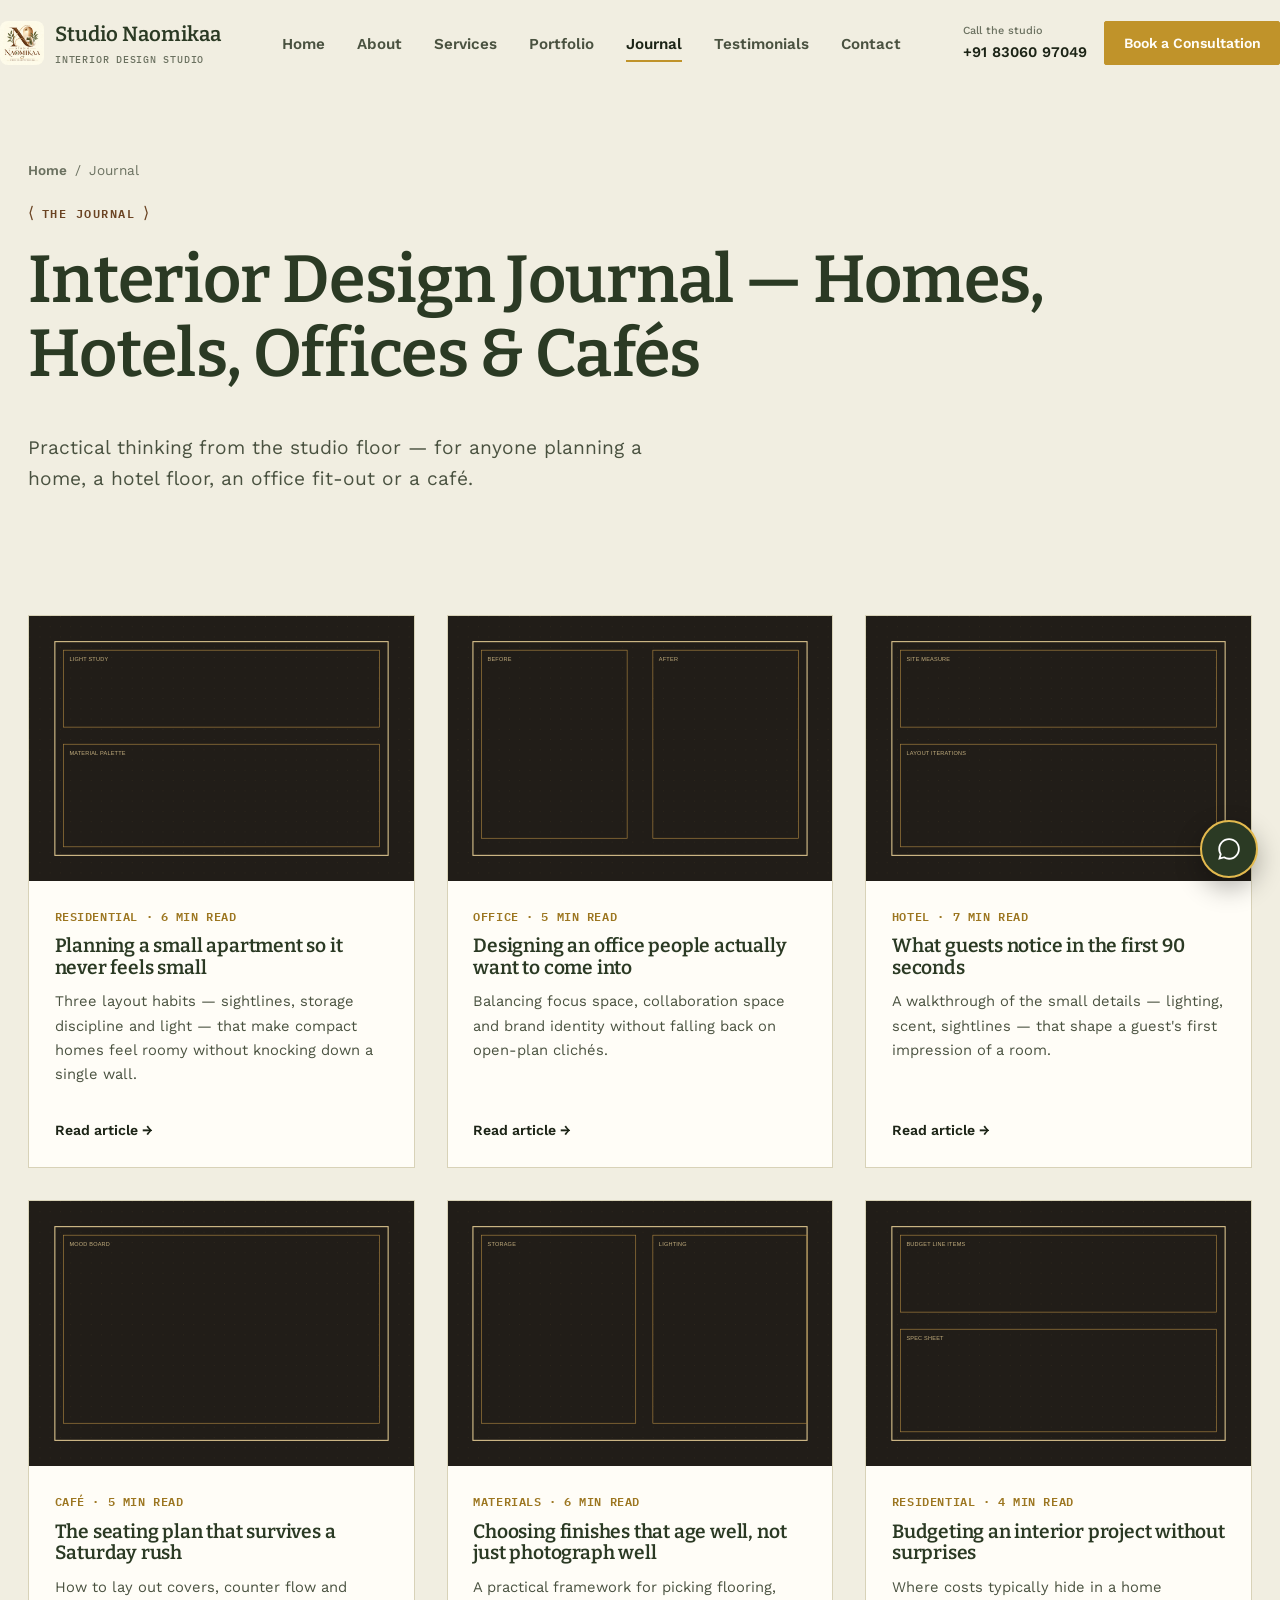
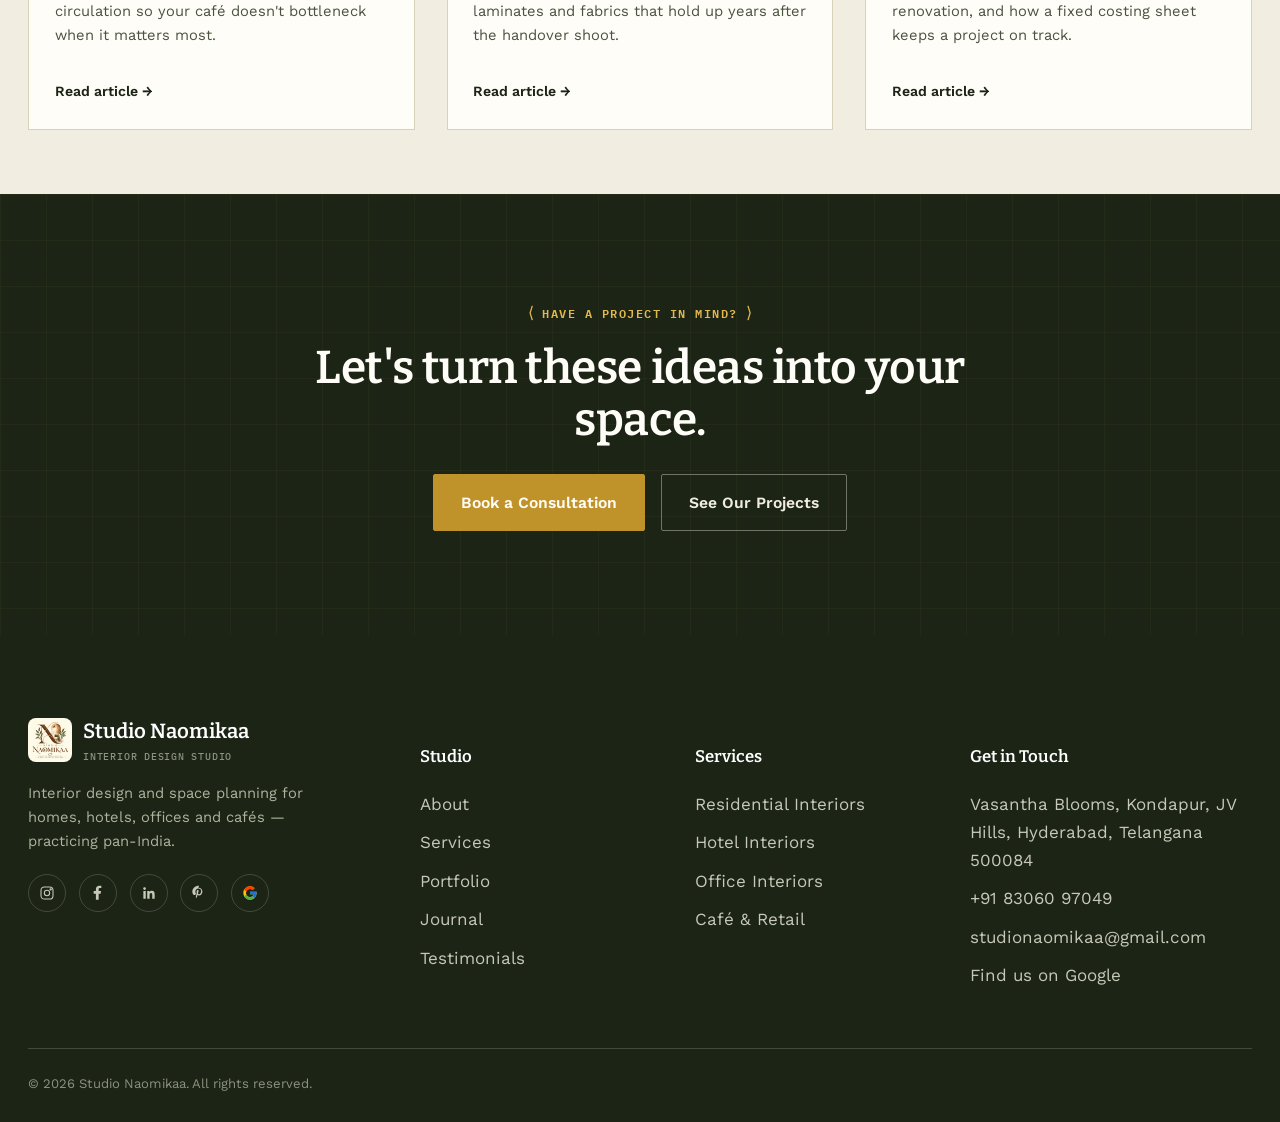
<file: blog.html>
<!DOCTYPE html>
<html lang="en">
<head>
<meta charset="UTF-8">
<meta name="viewport" content="width=device-width, initial-scale=1.0">
<title>Interior Design Journal | Studio Naomikaa Hyderabad</title>
<meta name="description" content="Practical interior design guidance from Studio Naomikaa, Hyderabad — homes, apartments, hotels, offices and cafés, for readers planning interiors across India.">
<meta name="robots" content="index, follow, max-image-preview:large, max-snippet:-1, max-video-preview:-1">
<meta name="googlebot" content="index, follow, max-image-preview:large, max-snippet:-1, max-video-preview:-1">
<meta name="author" content="Studio Naomikaa — Brishti Roy">
<meta name="publisher" content="Studio Naomikaa">
<link rel="canonical" href="https://studionaomikaa.in/blog.html">
<link rel="alternate" hreflang="en-in" href="https://studionaomikaa.in/blog.html">
<link rel="alternate" hreflang="x-default" href="https://studionaomikaa.in/blog.html">
<meta property="og:type" content="website">
<meta property="og:site_name" content="Studio Naomikaa">
<meta property="og:title" content="Interior Design Journal | Studio Naomikaa Hyderabad">
<meta property="og:description" content="Practical interior design guidance from Studio Naomikaa, Hyderabad — homes, apartments, hotels, offices and cafés, for readers planning interiors across India.">
<meta property="og:url" content="https://studionaomikaa.in/blog.html">
<meta property="og:image" content="https://studionaomikaa.in/images/blog-1.svg">
<meta property="og:locale" content="en_IN">
<meta name="twitter:card" content="summary_large_image">
<meta name="twitter:title" content="Interior Design Journal | Studio Naomikaa Hyderabad">
<meta name="twitter:description" content="Practical interior design guidance from Studio Naomikaa, Hyderabad — homes, apartments, hotels, offices and cafés, for readers planning interiors across India.">
<meta name="twitter:image" content="https://studionaomikaa.in/images/blog-1.svg">
<meta name="twitter:image:alt" content="Journal — Studio Naomikaa">
<link rel="icon" type="image/svg+xml" href="images/favicon.svg">
<link rel="mask-icon" href="images/favicon.svg" color="#1C2416">
<meta name="theme-color" content="#1C2416">
<link rel="preconnect" href="https://fonts.googleapis.com">
<link rel="preconnect" href="https://fonts.gstatic.com" crossorigin>
<link href="https://fonts.googleapis.com/css2?family=Bitter:wght@400;500;600;700;800&family=Work+Sans:wght@400;500;600;700&family=IBM+Plex+Mono:wght@500;600&display=swap" rel="stylesheet">
<link rel="stylesheet" href="css/style.css">
<script type="application/ld+json">{"@context":"https://schema.org","@graph":[{"@type":["ProfessionalService","Organization"],"@id":"https://studionaomikaa.in/#organization","name":"Studio Naomikaa","alternateName":"Studio Naomikaa Interior Design Studio","description":"Interior design studio based in Kondapur, Hyderabad, serving residential, hotel, office, café and retail projects across India.","url":"https://studionaomikaa.in/","logo":"https://studionaomikaa.in/images/studio-naomikaa-logo.jpeg","telephone":"+91-83060-97049","email":"studionaomikaa@gmail.com","priceRange":"₹₹","sameAs":["https://www.instagram.com/studionaomikaa/","https://www.facebook.com/profile.php?id=61593997180546","https://www.linkedin.com/in/studio-naomikaa/","https://in.pinterest.com/studionaomikaa/","https://share.google/fF6RO6ePSQ0m4QN2a"],"areaServed":[{"@type":"City","name":"Hyderabad"},{"@type":"Country","name":"India"}],"address":{"@type":"PostalAddress","streetAddress":"Vasantha Blooms, Kondapur, JV Hills","addressLocality":"Hyderabad","addressRegion":"Telangana","postalCode":"500084","addressCountry":"IN"},"founder":{"@id":"https://studionaomikaa.in/#brishti-roy"},"knowsAbout":["Interior design","Residential interior design","Apartment interior design","Hotel interior design","Office interior design","Café interior design","Retail interior design","Space planning","Concept design","Materials and lighting specification","Turnkey interior execution"],"serviceType":["Residential interior design","Hotel interior design","Office interior design","Café and retail interior design","Space planning","Turnkey interior execution"],"hasMap":"https://share.google/fF6RO6ePSQ0m4QN2a"},{"@type":"Person","@id":"https://studionaomikaa.in/#brishti-roy","name":"Brishti Roy","jobTitle":"Founder & Principal Designer","description":"Brishti Roy is the Founder & Principal Designer of Studio Naomikaa.","worksFor":{"@id":"https://studionaomikaa.in/#organization"},"sameAs":["https://www.instagram.com/studionaomikaa/","https://www.facebook.com/profile.php?id=61593997180546","https://www.linkedin.com/in/studio-naomikaa/","https://in.pinterest.com/studionaomikaa/","https://share.google/fF6RO6ePSQ0m4QN2a"],"knowsAbout":["Interior design","Space planning","Residential interiors","Hotel interiors","Office interiors","Café interiors","Design management"]},{"@type":"WebSite","@id":"https://studionaomikaa.in/#website","url":"https://studionaomikaa.in/","name":"Studio Naomikaa","publisher":{"@id":"https://studionaomikaa.in/#organization"},"inLanguage":"en-IN"},{"@type":"CollectionPage","@id":"https://studionaomikaa.in/blog.html#webpage","url":"https://studionaomikaa.in/blog.html","name":"Interior Design Journal | Studio Naomikaa Hyderabad","description":"Practical interior design guidance from Studio Naomikaa, Hyderabad — homes, apartments, hotels, offices and cafés, for readers planning interiors across India.","isPartOf":{"@id":"https://studionaomikaa.in/#website"},"about":{"@id":"https://studionaomikaa.in/#organization"},"inLanguage":"en-IN","dateModified":"2026-09-07"},{"@type":"BreadcrumbList","@id":"https://studionaomikaa.in/blog.html#breadcrumb","itemListElement":[{"@type":"ListItem","position":1,"name":"Home","item":"https://studionaomikaa.in/"},{"@type":"ListItem","position":2,"name":"Interior Design Journal","item":"https://studionaomikaa.in/blog.html"}]}]}</script>
</head>

<body>
<a href="#main-content" class="skip-link">Skip to main content</a>

<nav class="site-nav">
  <div class="container nav-inner">
    <a href="/" class="brand">
      <img src="images/studio-naomikaa-logo.jpeg" alt="Studio Naomikaa logo" class="brand-mark-img" style="height:44px;width:44px;object-fit:cover;border-radius:8px;">
      <span>Studio Naomikaa<small>Interior Design Studio</small></span>
    </a>
    <button class="nav-toggle" aria-label="Toggle navigation" aria-expanded="false" aria-controls="primary-navigation"><span></span></button>
    <ul class="nav-links" id="primary-navigation">
      <li><a href="/">Home</a></li>
      <li><a href="about.html">About</a></li>
      <li><a href="services.html">Services</a></li>
      <li><a href="portfolio.html">Portfolio</a></li>
      <li><a href="blog.html" class="active" aria-current="page">Journal</a></li>
      <li><a href="testimonials.html">Testimonials</a></li>
      <li><a href="contact.html">Contact</a></li>
    </ul>
    <div class="nav-cta-group">
      <span class="nav-phone"><span>Call the studio</span>+91 83060 97049</span>
      <a href="contact.html" class="btn btn-brass btn-sm">Book a Consultation</a>
    </div>
  </div>
</nav>

<main id="main-content">

<section class="page-header">
  <div class="container">
    <div class="breadcrumb-row"><a href="/">Home</a><span>/</span><span>Journal</span></div>
    <p class="tag">The journal</p>
    <h1>Interior Design Journal — Homes, Hotels, Offices &amp; Cafés</h1>
    <p class="lead">Practical thinking from the studio floor — for anyone planning a home, a hotel floor, an office fit-out or a café.</p>
  </div>
</section>

<section class="section-tight">
  <div class="container">
    <div class="blog-grid">

      <a href="blog-post.html" class="blog-card">
        <div class="thumb"><img src="images/blog-1.svg" alt="Planning a small apartment interior in India so it never feels small — Studio Naomikaa journal" style="width:100%;height:100%;object-fit:cover;"></div>
        <div class="body">
          <span class="meta">Residential · 6 min read</span>
          <h3>Planning a small apartment so it never feels small</h3>
          <p>Three layout habits — sightlines, storage discipline and light — that make compact homes feel roomy without knocking down a single wall.</p>
          <span class="read">Read article →</span>
        </div>
      </a>

      <a href="blog.html" class="blog-card">
        <div class="thumb"><img src="images/blog-2.svg" alt="Designing an office interior people want to come into — Studio Naomikaa journal" style="width:100%;height:100%;object-fit:cover;"></div>
        <div class="body">
          <span class="meta">Office · 5 min read</span>
          <h3>Designing an office people actually want to come into</h3>
          <p>Balancing focus space, collaboration space and brand identity without falling back on open-plan clichés.</p>
          <span class="read">Read article →</span>
        </div>
      </a>

      <a href="blog.html" class="blog-card">
        <div class="thumb"><img src="images/blog-3.svg" alt="What hotel guests notice in the first 90 seconds — Studio Naomikaa journal" style="width:100%;height:100%;object-fit:cover;"></div>
        <div class="body">
          <span class="meta">Hotel · 7 min read</span>
          <h3>What guests notice in the first 90 seconds</h3>
          <p>A walkthrough of the small details — lighting, scent, sightlines — that shape a guest's first impression of a room.</p>
          <span class="read">Read article →</span>
        </div>
      </a>

      <a href="blog.html" class="blog-card">
        <div class="thumb"><img src="images/blog-4.svg" alt="A cafe interior seating plan that survives a Saturday rush — Studio Naomikaa journal" style="width:100%;height:100%;object-fit:cover;"></div>
        <div class="body">
          <span class="meta">Café · 5 min read</span>
          <h3>The seating plan that survives a Saturday rush</h3>
          <p>How to lay out covers, counter flow and circulation so your café doesn't bottleneck when it matters most.</p>
          <span class="read">Read article →</span>
        </div>
      </a>

      <a href="blog.html" class="blog-card">
        <div class="thumb"><img src="images/blog-5.svg" alt="Choosing interior finishes that age well — Studio Naomikaa journal" style="width:100%;height:100%;object-fit:cover;"></div>
        <div class="body">
          <span class="meta">Materials · 6 min read</span>
          <h3>Choosing finishes that age well, not just photograph well</h3>
          <p>A practical framework for picking flooring, laminates and fabrics that hold up years after the handover shoot.</p>
          <span class="read">Read article →</span>
        </div>
      </a>

      <a href="blog.html" class="blog-card">
        <div class="thumb"><img src="images/blog-6.svg" alt="Budgeting an interior design project without surprises — Studio Naomikaa journal" style="width:100%;height:100%;object-fit:cover;"></div>
        <div class="body">
          <span class="meta">Residential · 4 min read</span>
          <h3>Budgeting an interior project without surprises</h3>
          <p>Where costs typically hide in a home renovation, and how a fixed costing sheet keeps a project on track.</p>
          <span class="read">Read article →</span>
        </div>
      </a>

    </div>
  </div>
</section>

<section class="section-dark cta-banner">
  <div class="container">
    <p class="tag">Have a project in mind?</p>
    <h2>Let's turn these ideas into your space.</h2>
    <div class="btn-row">
      <a href="contact.html" class="btn btn-brass">Book a Consultation</a>
      <a href="portfolio.html" class="btn btn-line">See Our Projects</a>
    </div>
  </div>
</section>

</main>

<footer class="site-footer">
  <div class="container">
    <div class="footer-grid">
      <div class="footer-brand">
        <a href="/" class="brand" style="color:#fff;margin-bottom:1rem;">
          <img src="images/studio-naomikaa-logo.jpeg" alt="Studio Naomikaa logo" class="brand-mark-img" style="height:44px;width:44px;object-fit:cover;border-radius:8px;">
          <span>Studio Naomikaa<small style="color:#8C9280;">Interior Design Studio</small></span>
        </a>
        <p>Interior design and space planning for homes, hotels, offices and cafés — practicing pan-India.</p>
        <div class="footer-social">
          <a href="https://www.instagram.com/studionaomikaa/" aria-label="Instagram" target="_blank" rel="noopener"><svg width="16" height="16" viewBox="0 0 24 24" fill="none" stroke="currentColor" stroke-width="1.6"><rect x="3" y="3" width="18" height="18" rx="5"/><circle cx="12" cy="12" r="4"/><circle cx="17.5" cy="6.5" r="1"/></svg></a>
          <a href="https://www.facebook.com/profile.php?id=61593997180546" aria-label="Facebook" target="_blank" rel="noopener"><svg width="16" height="16" viewBox="0 0 24 24" fill="currentColor"><path d="M13 22v-9h3l.5-4H13V6.5c0-1.16.32-1.95 2-1.95H17V1.14C16.63 1.1 15.4 1 13.94 1 10.9 1 8.85 2.86 8.85 6.15V9H5.5v4H8.85v9h4.15z"/></svg></a>
          <a href="https://www.linkedin.com/in/studio-naomikaa/" aria-label="LinkedIn" target="_blank" rel="noopener"><svg width="16" height="16" viewBox="0 0 24 24" fill="currentColor"><path d="M20.45 20.45h-3.56v-5.57c0-1.33-.02-3.04-1.85-3.04-1.85 0-2.14 1.45-2.14 2.94v5.67H9.34V9h3.41v1.56h.05c.48-.9 1.64-1.85 3.38-1.85 3.61 0 4.28 2.38 4.28 5.47v6.27zM5.34 7.43a2.07 2.07 0 1 1 0-4.14 2.07 2.07 0 0 1 0 4.14zM7.12 20.45H3.56V9h3.56v11.45z"/></svg></a>
          <a href="https://in.pinterest.com/studionaomikaa/" aria-label="Pinterest" target="_blank" rel="noopener"><svg width="16" height="16" viewBox="0 0 24 24" fill="currentColor"><path d="M12 1C5.9 1 2 5.14 2 9.94c0 2.9 1.55 5.14 3.97 5.14.4 0 .77-.24.9-.7.09-.34.32-1.24.42-1.61.14-.5.09-.68-.24-1.12-.35-.47-.53-1.05-.53-1.86 0-2.4 1.8-4.55 4.68-4.55 2.55 0 3.95 1.56 3.95 3.64 0 2.74-1.21 5.06-3 5.06-1 0-1.74-.82-1.5-1.83.28-1.2.83-2.5.83-3.36 0-.78-.42-1.43-1.28-1.43-1.01 0-1.83 1.05-1.83 2.45 0 .9.3 1.5.3 1.5s-1.02 4.3-1.2 5.06c-.36 1.5-.05 3.35-.03 3.53.02.11.15.14.22.06.09-.11 1.24-1.53 1.63-2.94.11-.4.63-2.45.63-2.45.31.6 1.22 1.12 2.19 1.12 2.88 0 4.98-2.65 4.98-5.93 0-3.15-2.57-5.65-5.9-5.65z"/></svg></a>
          <a href="https://share.google/fF6RO6ePSQ0m4QN2a" aria-label="Find us on Google" target="_blank" rel="noopener"><svg width="16" height="16" viewBox="0 0 48 48"><path fill="#FFC107" d="M43.6 20.5H42V20H24v8h11.3C33.7 32.9 29.3 36 24 36c-6.6 0-12-5.4-12-12s5.4-12 12-12c3.1 0 5.9 1.2 8 3.1l5.7-5.7C34.6 6.1 29.6 4 24 4 12.9 4 4 12.9 4 24s8.9 20 20 20 20-8.9 20-20c0-1.3-.1-2.7-.4-3.5z"/><path fill="#FF3D00" d="M6.3 14.7l6.6 4.8C14.6 15.1 18.9 12 24 12c3.1 0 5.9 1.2 8 3.1l5.7-5.7C34.6 6.1 29.6 4 24 4c-7.5 0-14 4.2-17.7 10.7z"/><path fill="#4CAF50" d="M24 44c5.2 0 9.9-2 13.4-5.2l-6.2-5.2C29.3 35.7 26.8 36.5 24 36.5c-5.2 0-9.6-3.3-11.2-7.9l-6.5 5C9.9 39.8 16.4 44 24 44z"/><path fill="#1976D2" d="M43.6 20.5H42V20H24v8h11.3c-.8 2.3-2.3 4.3-4.2 5.6l6.2 5.2C39.9 36.6 44 31 44 24c0-1.3-.1-2.7-.4-3.5z"/></svg></a>
        </div>
      </div>
      <div>
        <h5>Studio</h5>
        <ul>
          <li><a href="about.html">About</a></li>
          <li><a href="services.html">Services</a></li>
          <li><a href="portfolio.html">Portfolio</a></li>
          <li><a href="blog.html">Journal</a></li>
          <li><a href="testimonials.html">Testimonials</a></li>
        </ul>
      </div>
      <div>
        <h5>Services</h5>
        <ul>
          <li><a href="services.html#residential">Residential Interiors</a></li>
          <li><a href="services.html#hotel">Hotel Interiors</a></li>
          <li><a href="services.html#office">Office Interiors</a></li>
          <li><a href="services.html#cafe">Café &amp; Retail</a></li>
        </ul>
      </div>
      <div>
        <h5>Get in Touch</h5>
        <ul>
          <li>Vasantha Blooms, Kondapur, JV Hills, Hyderabad, Telangana 500084</li>
          <li><a href="tel:+918306097049">+91 83060 97049</a></li>
          <li><a href="mailto:studionaomikaa@gmail.com">studionaomikaa@gmail.com</a></li>
          <li><a href="https://share.google/fF6RO6ePSQ0m4QN2a" target="_blank" rel="noopener">Find us on Google</a></li>
        </ul>
      </div>
    </div>
    <div class="footer-bottom">
      <span>© 2026 Studio Naomikaa. All rights reserved.</span>

    </div>
  </div>
</footer>

<a href="https://wa.me/918306097049" target="_blank" rel="noopener" class="wa-float" aria-label="Chat with Studio Naomikaa on WhatsApp">
  <svg width="26" height="26" viewBox="0 0 24 24" fill="currentColor"><path d="M12.04 2C6.58 2 2.13 6.45 2.13 11.91C2.13 13.66 2.59 15.36 3.45 16.86L2.05 22L7.31 20.62C8.75 21.41 10.38 21.83 12.04 21.83C17.5 21.83 21.95 17.38 21.95 11.92C21.95 9.27 20.92 6.78 19.05 4.91C17.18 3.03 14.69 2 12.04 2M12.04 3.67C14.25 3.67 16.32 4.53 17.88 6.09C19.44 7.66 20.29 9.72 20.28 11.92C20.28 16.46 16.58 20.15 12.03 20.15C10.56 20.15 9.12 19.76 7.85 19.03L7.55 18.85L4.43 19.67L5.26 16.63L5.06 16.31C4.26 15 3.84 13.47 3.84 11.91C3.85 7.37 7.5 3.67 12.04 3.67Z"/></svg>
</a>

<script src="js/main.js"></script>
</body>
</html>
</file>
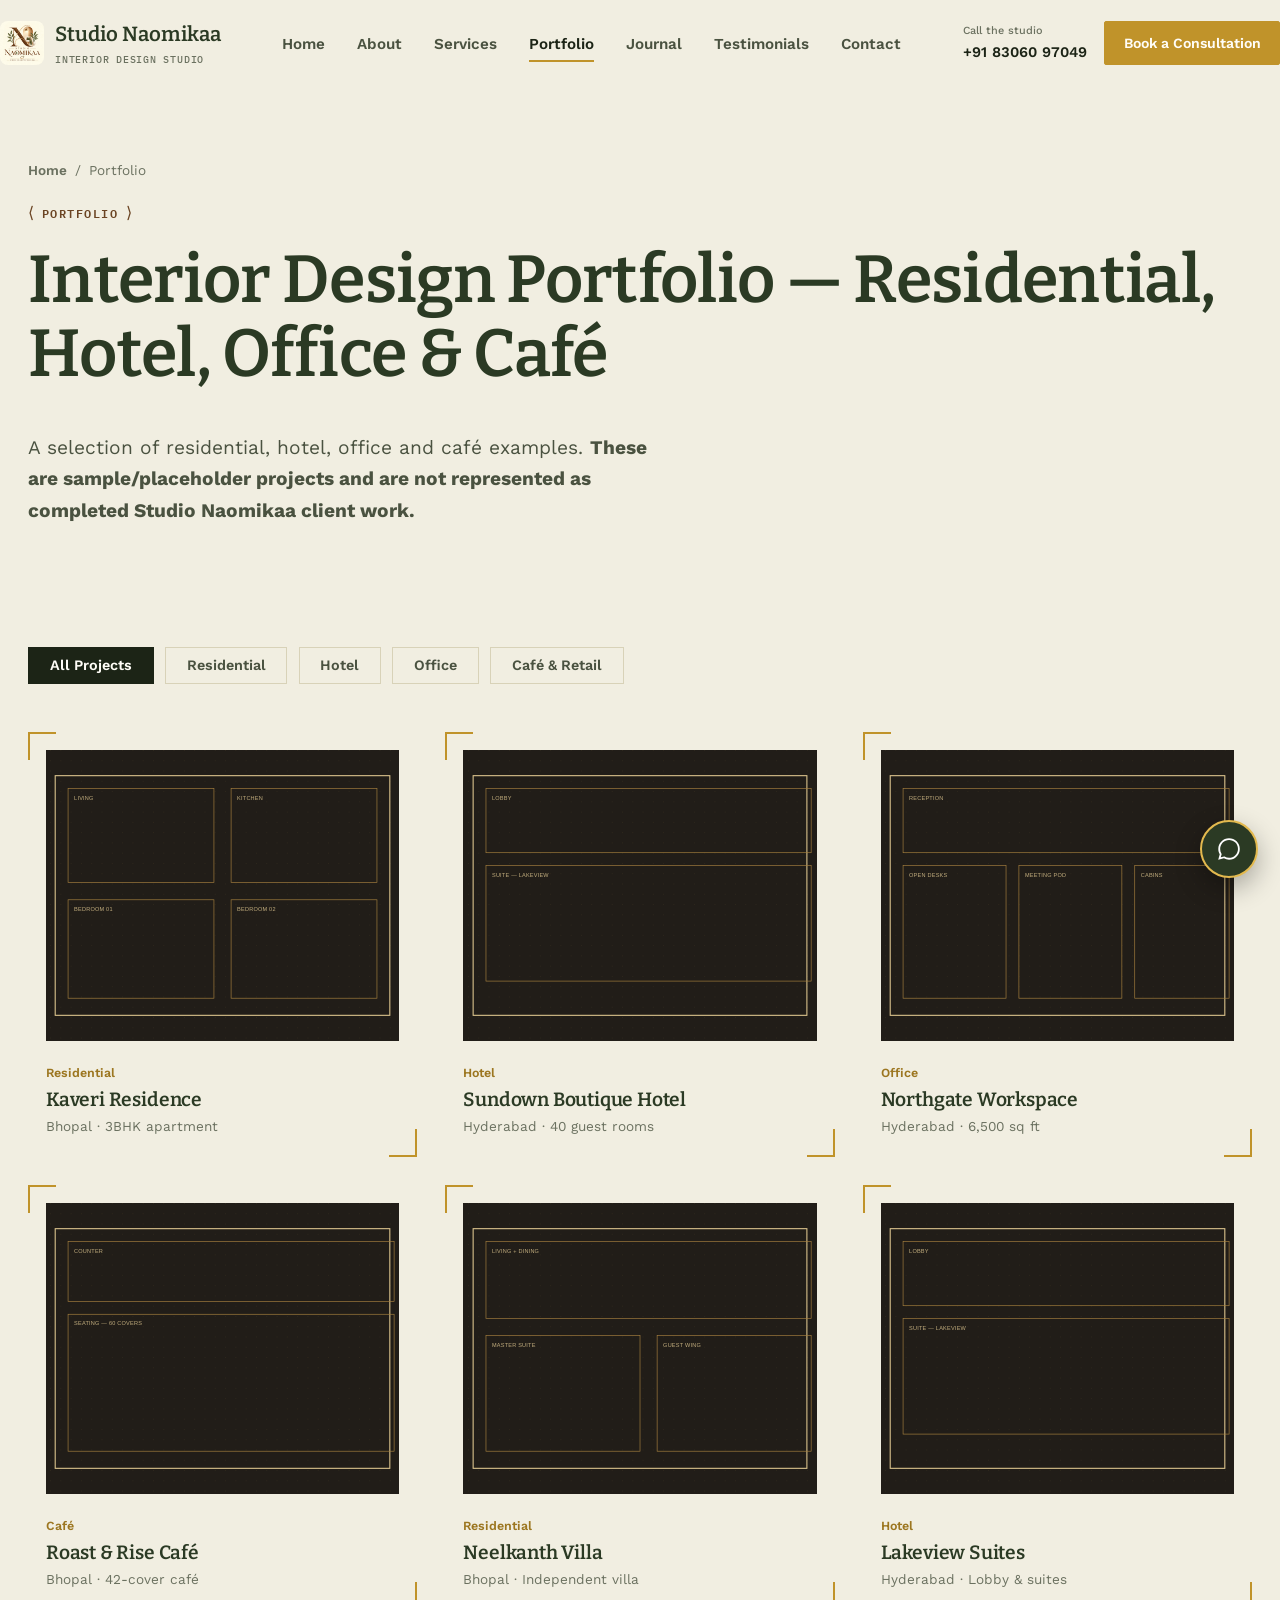
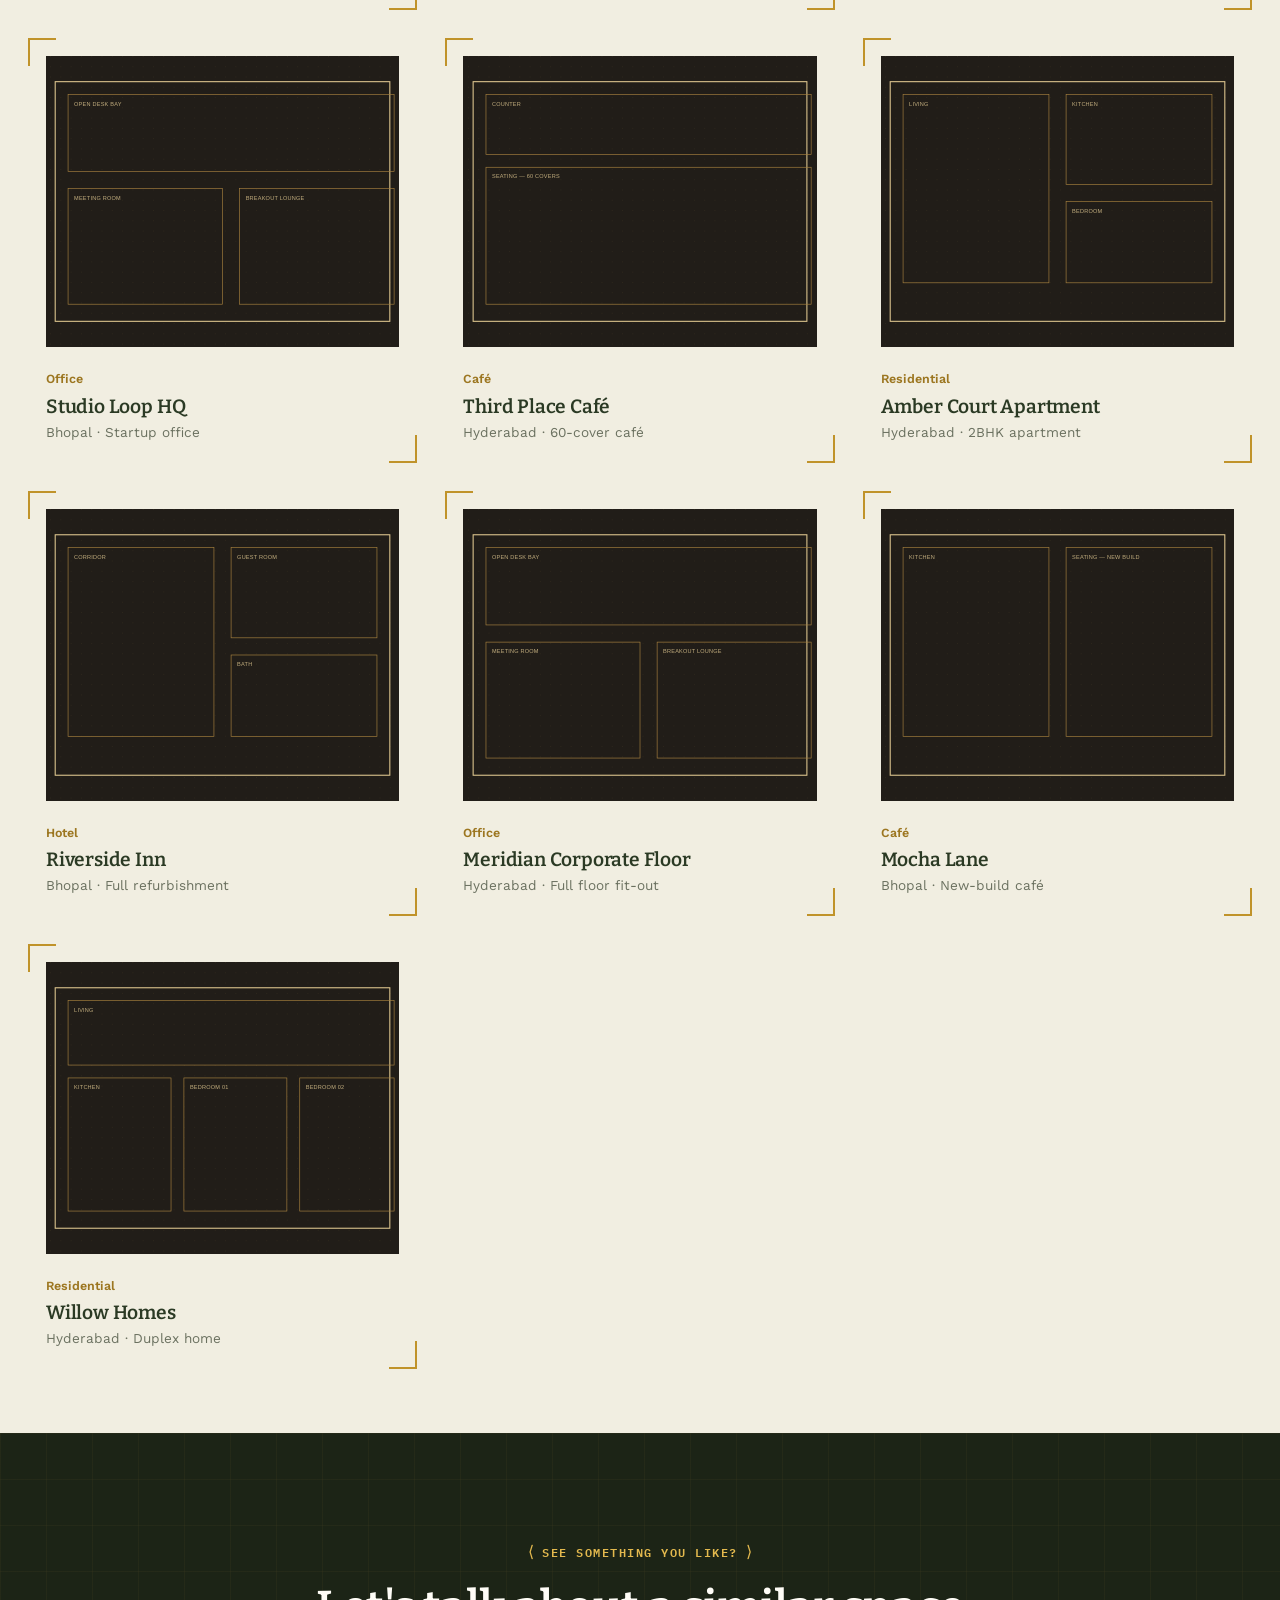
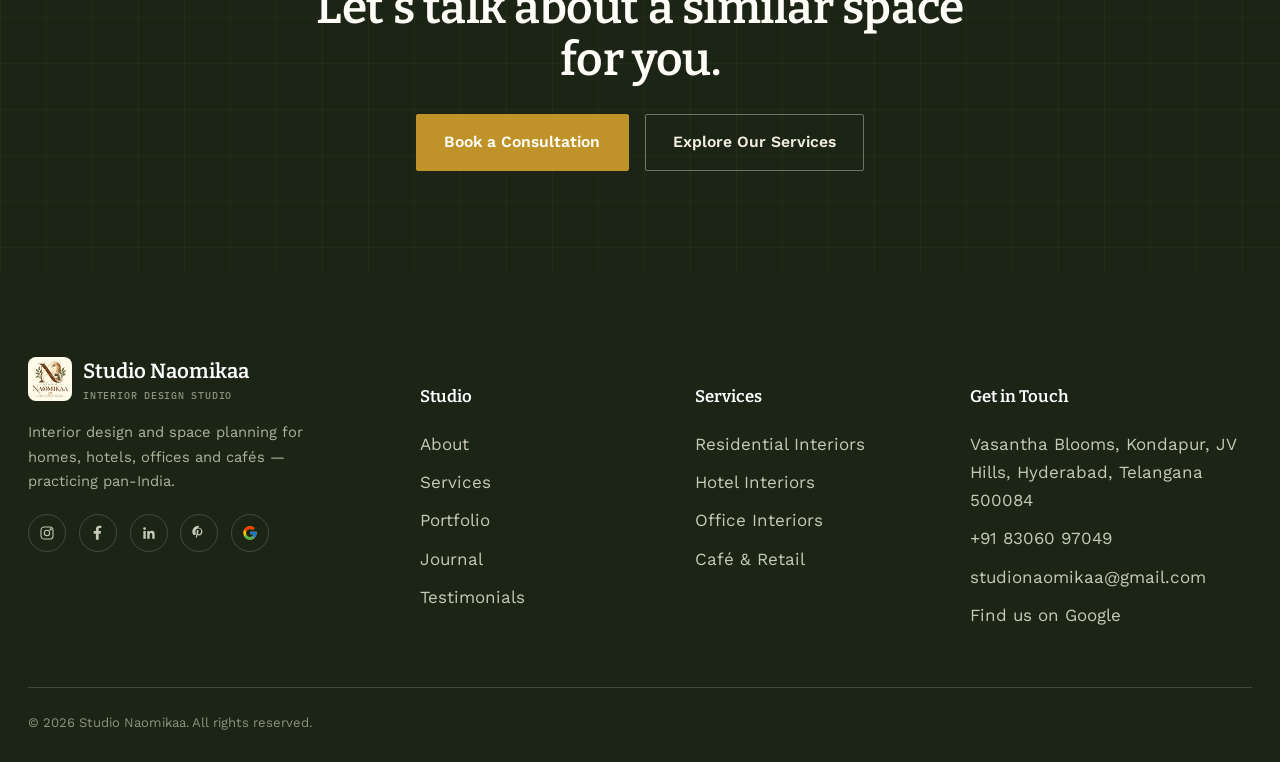
<file: portfolio.html>
<!DOCTYPE html>
<html lang="en">
<head>
<meta charset="UTF-8">
<meta name="viewport" content="width=device-width, initial-scale=1.0">
<title>Interior Design Portfolio | Studio Naomikaa Hyderabad</title>
<meta name="description" content="Explore the Studio Naomikaa interior design portfolio covering residential, hotel, office and café design. Sample projects are clearly identified while the studio portfolio develops.">
<meta name="robots" content="noindex, follow, max-image-preview:large, max-snippet:-1, max-video-preview:-1">
<meta name="googlebot" content="noindex, follow, max-image-preview:large, max-snippet:-1, max-video-preview:-1">
<meta name="author" content="Studio Naomikaa — Brishti Roy">
<meta name="publisher" content="Studio Naomikaa">
<link rel="canonical" href="https://studionaomikaa.in/portfolio.html">
<link rel="alternate" hreflang="en-in" href="https://studionaomikaa.in/portfolio.html">
<link rel="alternate" hreflang="x-default" href="https://studionaomikaa.in/portfolio.html">
<meta property="og:type" content="website">
<meta property="og:site_name" content="Studio Naomikaa">
<meta property="og:title" content="Interior Design Portfolio | Studio Naomikaa Hyderabad">
<meta property="og:description" content="Explore the Studio Naomikaa interior design portfolio covering residential, hotel, office and café design. Sample projects are clearly identified while the studio portfolio develops.">
<meta property="og:url" content="https://studionaomikaa.in/portfolio.html">
<meta property="og:image" content="https://studionaomikaa.in/images/portfolio-res-1.svg">
<meta property="og:locale" content="en_IN">
<meta name="twitter:card" content="summary_large_image">
<meta name="twitter:title" content="Interior Design Portfolio | Studio Naomikaa Hyderabad">
<meta name="twitter:description" content="Explore the Studio Naomikaa interior design portfolio covering residential, hotel, office and café design. Sample projects are clearly identified while the studio portfolio develops.">
<meta name="twitter:image" content="https://studionaomikaa.in/images/portfolio-res-1.svg">
<meta name="twitter:image:alt" content="Portfolio — Studio Naomikaa">
<link rel="icon" type="image/svg+xml" href="images/favicon.svg">
<link rel="mask-icon" href="images/favicon.svg" color="#1C2416">
<meta name="theme-color" content="#1C2416">
<link rel="preconnect" href="https://fonts.googleapis.com">
<link rel="preconnect" href="https://fonts.gstatic.com" crossorigin>
<link href="https://fonts.googleapis.com/css2?family=Bitter:wght@400;500;600;700;800&family=Work+Sans:wght@400;500;600;700&family=IBM+Plex+Mono:wght@500;600&display=swap" rel="stylesheet">
<link rel="stylesheet" href="css/style.css">
<script type="application/ld+json">{"@context":"https://schema.org","@graph":[{"@type":["ProfessionalService","Organization"],"@id":"https://studionaomikaa.in/#organization","name":"Studio Naomikaa","alternateName":"Studio Naomikaa Interior Design Studio","description":"Interior design studio based in Kondapur, Hyderabad, serving residential, hotel, office, café and retail projects across India.","url":"https://studionaomikaa.in/","logo":"https://studionaomikaa.in/images/studio-naomikaa-logo.jpeg","telephone":"+91-83060-97049","email":"studionaomikaa@gmail.com","priceRange":"₹₹","sameAs":["https://www.instagram.com/studionaomikaa/","https://www.facebook.com/profile.php?id=61593997180546","https://www.linkedin.com/in/studio-naomikaa/","https://in.pinterest.com/studionaomikaa/","https://share.google/fF6RO6ePSQ0m4QN2a"],"areaServed":[{"@type":"City","name":"Hyderabad"},{"@type":"Country","name":"India"}],"address":{"@type":"PostalAddress","streetAddress":"Vasantha Blooms, Kondapur, JV Hills","addressLocality":"Hyderabad","addressRegion":"Telangana","postalCode":"500084","addressCountry":"IN"},"founder":{"@id":"https://studionaomikaa.in/#brishti-roy"},"knowsAbout":["Interior design","Residential interior design","Apartment interior design","Hotel interior design","Office interior design","Café interior design","Retail interior design","Space planning","Concept design","Materials and lighting specification","Turnkey interior execution"],"serviceType":["Residential interior design","Hotel interior design","Office interior design","Café and retail interior design","Space planning","Turnkey interior execution"],"hasMap":"https://share.google/fF6RO6ePSQ0m4QN2a"},{"@type":"Person","@id":"https://studionaomikaa.in/#brishti-roy","name":"Brishti Roy","jobTitle":"Founder & Principal Designer","description":"Brishti Roy is the Founder & Principal Designer of Studio Naomikaa.","worksFor":{"@id":"https://studionaomikaa.in/#organization"},"sameAs":["https://www.instagram.com/studionaomikaa/","https://www.facebook.com/profile.php?id=61593997180546","https://www.linkedin.com/in/studio-naomikaa/","https://in.pinterest.com/studionaomikaa/","https://share.google/fF6RO6ePSQ0m4QN2a"],"knowsAbout":["Interior design","Space planning","Residential interiors","Hotel interiors","Office interiors","Café interiors","Design management"]},{"@type":"WebSite","@id":"https://studionaomikaa.in/#website","url":"https://studionaomikaa.in/","name":"Studio Naomikaa","publisher":{"@id":"https://studionaomikaa.in/#organization"},"inLanguage":"en-IN"},{"@type":"CollectionPage","@id":"https://studionaomikaa.in/portfolio.html#webpage","url":"https://studionaomikaa.in/portfolio.html","name":"Interior Design Portfolio | Studio Naomikaa Hyderabad","description":"Explore the Studio Naomikaa interior design portfolio covering residential, hotel, office and café design. Sample projects are clearly identified while the studio portfolio develops.","isPartOf":{"@id":"https://studionaomikaa.in/#website"},"about":{"@id":"https://studionaomikaa.in/#organization"},"inLanguage":"en-IN","dateModified":"2026-09-07"},{"@type":"BreadcrumbList","@id":"https://studionaomikaa.in/portfolio.html#breadcrumb","itemListElement":[{"@type":"ListItem","position":1,"name":"Home","item":"https://studionaomikaa.in/"},{"@type":"ListItem","position":2,"name":"Interior Design Portfolio","item":"https://studionaomikaa.in/portfolio.html"}]}]}</script>
</head>

<body>
<a href="#main-content" class="skip-link">Skip to main content</a>

<nav class="site-nav">
  <div class="container nav-inner">
    <a href="/" class="brand">
      <img src="images/studio-naomikaa-logo.jpeg" alt="Studio Naomikaa logo" class="brand-mark-img" style="height:44px;width:44px;object-fit:cover;border-radius:8px;">
      <span>Studio Naomikaa<small>Interior Design Studio</small></span>
    </a>
    <button class="nav-toggle" aria-label="Toggle navigation" aria-expanded="false" aria-controls="primary-navigation"><span></span></button>
    <ul class="nav-links" id="primary-navigation">
      <li><a href="/">Home</a></li>
      <li><a href="about.html">About</a></li>
      <li><a href="services.html">Services</a></li>
      <li><a href="portfolio.html" class="active" aria-current="page">Portfolio</a></li>
      <li><a href="blog.html">Journal</a></li>
      <li><a href="testimonials.html">Testimonials</a></li>
      <li><a href="contact.html">Contact</a></li>
    </ul>
    <div class="nav-cta-group">
      <span class="nav-phone"><span>Call the studio</span>+91 83060 97049</span>
      <a href="contact.html" class="btn btn-brass btn-sm">Book a Consultation</a>
    </div>
  </div>
</nav>

<main id="main-content">

<section class="page-header">
  <div class="container">
    <div class="breadcrumb-row"><a href="/">Home</a><span>/</span><span>Portfolio</span></div>
    <p class="tag">Portfolio</p>
    <h1>Interior Design Portfolio — Residential, Hotel, Office &amp; Café</h1>
    <p class="lead">A selection of residential, hotel, office and café examples. <strong>These are sample/placeholder projects and are not represented as completed Studio Naomikaa client work.</strong></p>
  </div>
</section>

<section class="section-tight">
  <div class="container">
    <div class="filter-bar">
      <button class="filter-btn is-active" data-filter="all" aria-pressed="true">All Projects</button>
      <button class="filter-btn" data-filter="residential" aria-pressed="false">Residential</button>
      <button class="filter-btn" data-filter="hotel" aria-pressed="false">Hotel</button>
      <button class="filter-btn" data-filter="office" aria-pressed="false">Office</button>
      <button class="filter-btn" data-filter="cafe" aria-pressed="false">Café &amp; Retail</button>
    </div>

    <div class="portfolio-grid">
      <a href="contact.html" class="p-card frame" data-cat="residential">
        <div class="frame-inner"><img src="images/portfolio-res-1.svg" alt="Kaveri Residence — residential interior plan, Bhopal" width="900" height="680"></div>
        <div class="p-card-cap"><span class="cat">Residential</span><h3>Kaveri Residence</h3><span class="loc">Bhopal · 3BHK apartment</span></div>
      </a>
      <a href="contact.html" class="p-card frame" data-cat="hotel">
        <div class="frame-inner"><img src="images/portfolio-hotel-1.svg" alt="Sundown Boutique Hotel — hotel interior plan, Hyderabad" width="900" height="680"></div>
        <div class="p-card-cap"><span class="cat">Hotel</span><h3>Sundown Boutique Hotel</h3><span class="loc">Hyderabad · 40 guest rooms</span></div>
      </a>
      <a href="contact.html" class="p-card frame" data-cat="office">
        <div class="frame-inner"><img src="images/portfolio-office-1.svg" alt="Northgate Workspace — office interior plan, Hyderabad" width="900" height="680"></div>
        <div class="p-card-cap"><span class="cat">Office</span><h3>Northgate Workspace</h3><span class="loc">Hyderabad · 6,500 sq ft</span></div>
      </a>
      <a href="contact.html" class="p-card frame" data-cat="cafe">
        <div class="frame-inner"><img src="images/portfolio-cafe-1.svg" alt="Roast and Rise Café — café interior plan, Bhopal" width="900" height="680"></div>
        <div class="p-card-cap"><span class="cat">Café</span><h3>Roast &amp; Rise Café</h3><span class="loc">Bhopal · 42-cover café</span></div>
      </a>
      <a href="contact.html" class="p-card frame" data-cat="residential">
        <div class="frame-inner"><img src="images/portfolio-res-2.svg" alt="Neelkanth Villa — residential interior elevation, Bhopal" width="900" height="680"></div>
        <div class="p-card-cap"><span class="cat">Residential</span><h3>Neelkanth Villa</h3><span class="loc">Bhopal · Independent villa</span></div>
      </a>
      <a href="contact.html" class="p-card frame" data-cat="hotel">
        <div class="frame-inner"><img src="images/portfolio-hotel-2.svg" alt="Lakeview Suites — hotel interior elevation, Hyderabad" width="900" height="680"></div>
        <div class="p-card-cap"><span class="cat">Hotel</span><h3>Lakeview Suites</h3><span class="loc">Hyderabad · Lobby &amp; suites</span></div>
      </a>
      <a href="contact.html" class="p-card frame" data-cat="office">
        <div class="frame-inner"><img src="images/portfolio-office-2.svg" alt="Studio Loop HQ — office interior elevation, Bhopal" width="900" height="680"></div>
        <div class="p-card-cap"><span class="cat">Office</span><h3>Studio Loop HQ</h3><span class="loc">Bhopal · Startup office</span></div>
      </a>
      <a href="contact.html" class="p-card frame" data-cat="cafe">
        <div class="frame-inner"><img src="images/portfolio-cafe-2.svg" alt="Third Place Café — café interior elevation, Hyderabad" width="900" height="680"></div>
        <div class="p-card-cap"><span class="cat">Café</span><h3>Third Place Café</h3><span class="loc">Hyderabad · 60-cover café</span></div>
      </a>
      <a href="contact.html" class="p-card frame" data-cat="residential">
        <div class="frame-inner"><img src="images/portfolio-res-3.svg" alt="Amber Court Apartment — residential interior plan, Hyderabad" width="900" height="680"></div>
        <div class="p-card-cap"><span class="cat">Residential</span><h3>Amber Court Apartment</h3><span class="loc">Hyderabad · 2BHK apartment</span></div>
      </a>
      <a href="contact.html" class="p-card frame" data-cat="hotel">
        <div class="frame-inner"><img src="images/portfolio-hotel-3.svg" alt="Riverside Inn — hotel interior plan, Bhopal" width="900" height="680"></div>
        <div class="p-card-cap"><span class="cat">Hotel</span><h3>Riverside Inn</h3><span class="loc">Bhopal · Full refurbishment</span></div>
      </a>
      <a href="contact.html" class="p-card frame" data-cat="office">
        <div class="frame-inner"><img src="images/portfolio-office-3.svg" alt="Meridian Corporate Floor — office interior plan, Hyderabad" width="900" height="680"></div>
        <div class="p-card-cap"><span class="cat">Office</span><h3>Meridian Corporate Floor</h3><span class="loc">Hyderabad · Full floor fit-out</span></div>
      </a>
      <a href="contact.html" class="p-card frame" data-cat="cafe">
        <div class="frame-inner"><img src="images/portfolio-cafe-3.svg" alt="Mocha Lane — café interior plan, Bhopal" width="900" height="680"></div>
        <div class="p-card-cap"><span class="cat">Café</span><h3>Mocha Lane</h3><span class="loc">Bhopal · New-build café</span></div>
      </a>
      <a href="contact.html" class="p-card frame" data-cat="residential">
        <div class="frame-inner"><img src="images/portfolio-res-4.svg" alt="Willow Homes — residential interior elevation, Hyderabad" width="900" height="680"></div>
        <div class="p-card-cap"><span class="cat">Residential</span><h3>Willow Homes</h3><span class="loc">Hyderabad · Duplex home</span></div>
      </a>
    </div>
  </div>
</section>

<section class="section-dark cta-banner">
  <div class="container">
    <p class="tag">See something you like?</p>
    <h2>Let's talk about a similar space for you.</h2>
    <div class="btn-row">
      <a href="contact.html" class="btn btn-brass">Book a Consultation</a>
      <a href="services.html" class="btn btn-line">Explore Our Services</a>
    </div>
  </div>
</section>

</main>

<footer class="site-footer">
  <div class="container">
    <div class="footer-grid">
      <div class="footer-brand">
        <a href="/" class="brand" style="color:#fff;margin-bottom:1rem;">
          <img src="images/studio-naomikaa-logo.jpeg" alt="Studio Naomikaa logo" class="brand-mark-img" style="height:44px;width:44px;object-fit:cover;border-radius:8px;">
          <span>Studio Naomikaa<small style="color:#8C9280;">Interior Design Studio</small></span>
        </a>
        <p>Interior design and space planning for homes, hotels, offices and cafés — practicing pan-India.</p>
        <div class="footer-social">
          <a href="https://www.instagram.com/studionaomikaa/" aria-label="Instagram" target="_blank" rel="noopener"><svg width="16" height="16" viewBox="0 0 24 24" fill="none" stroke="currentColor" stroke-width="1.6"><rect x="3" y="3" width="18" height="18" rx="5"/><circle cx="12" cy="12" r="4"/><circle cx="17.5" cy="6.5" r="1"/></svg></a>
          <a href="https://www.facebook.com/profile.php?id=61593997180546" aria-label="Facebook" target="_blank" rel="noopener"><svg width="16" height="16" viewBox="0 0 24 24" fill="currentColor"><path d="M13 22v-9h3l.5-4H13V6.5c0-1.16.32-1.95 2-1.95H17V1.14C16.63 1.1 15.4 1 13.94 1 10.9 1 8.85 2.86 8.85 6.15V9H5.5v4H8.85v9h4.15z"/></svg></a>
          <a href="https://www.linkedin.com/in/studio-naomikaa/" aria-label="LinkedIn" target="_blank" rel="noopener"><svg width="16" height="16" viewBox="0 0 24 24" fill="currentColor"><path d="M20.45 20.45h-3.56v-5.57c0-1.33-.02-3.04-1.85-3.04-1.85 0-2.14 1.45-2.14 2.94v5.67H9.34V9h3.41v1.56h.05c.48-.9 1.64-1.85 3.38-1.85 3.61 0 4.28 2.38 4.28 5.47v6.27zM5.34 7.43a2.07 2.07 0 1 1 0-4.14 2.07 2.07 0 0 1 0 4.14zM7.12 20.45H3.56V9h3.56v11.45z"/></svg></a>
          <a href="https://in.pinterest.com/studionaomikaa/" aria-label="Pinterest" target="_blank" rel="noopener"><svg width="16" height="16" viewBox="0 0 24 24" fill="currentColor"><path d="M12 1C5.9 1 2 5.14 2 9.94c0 2.9 1.55 5.14 3.97 5.14.4 0 .77-.24.9-.7.09-.34.32-1.24.42-1.61.14-.5.09-.68-.24-1.12-.35-.47-.53-1.05-.53-1.86 0-2.4 1.8-4.55 4.68-4.55 2.55 0 3.95 1.56 3.95 3.64 0 2.74-1.21 5.06-3 5.06-1 0-1.74-.82-1.5-1.83.28-1.2.83-2.5.83-3.36 0-.78-.42-1.43-1.28-1.43-1.01 0-1.83 1.05-1.83 2.45 0 .9.3 1.5.3 1.5s-1.02 4.3-1.2 5.06c-.36 1.5-.05 3.35-.03 3.53.02.11.15.14.22.06.09-.11 1.24-1.53 1.63-2.94.11-.4.63-2.45.63-2.45.31.6 1.22 1.12 2.19 1.12 2.88 0 4.98-2.65 4.98-5.93 0-3.15-2.57-5.65-5.9-5.65z"/></svg></a>
          <a href="https://share.google/fF6RO6ePSQ0m4QN2a" aria-label="Find us on Google" target="_blank" rel="noopener"><svg width="16" height="16" viewBox="0 0 48 48"><path fill="#FFC107" d="M43.6 20.5H42V20H24v8h11.3C33.7 32.9 29.3 36 24 36c-6.6 0-12-5.4-12-12s5.4-12 12-12c3.1 0 5.9 1.2 8 3.1l5.7-5.7C34.6 6.1 29.6 4 24 4 12.9 4 4 12.9 4 24s8.9 20 20 20 20-8.9 20-20c0-1.3-.1-2.7-.4-3.5z"/><path fill="#FF3D00" d="M6.3 14.7l6.6 4.8C14.6 15.1 18.9 12 24 12c3.1 0 5.9 1.2 8 3.1l5.7-5.7C34.6 6.1 29.6 4 24 4c-7.5 0-14 4.2-17.7 10.7z"/><path fill="#4CAF50" d="M24 44c5.2 0 9.9-2 13.4-5.2l-6.2-5.2C29.3 35.7 26.8 36.5 24 36.5c-5.2 0-9.6-3.3-11.2-7.9l-6.5 5C9.9 39.8 16.4 44 24 44z"/><path fill="#1976D2" d="M43.6 20.5H42V20H24v8h11.3c-.8 2.3-2.3 4.3-4.2 5.6l6.2 5.2C39.9 36.6 44 31 44 24c0-1.3-.1-2.7-.4-3.5z"/></svg></a>
        </div>
      </div>
      <div>
        <h5>Studio</h5>
        <ul>
          <li><a href="about.html">About</a></li>
          <li><a href="services.html">Services</a></li>
          <li><a href="portfolio.html">Portfolio</a></li>
          <li><a href="blog.html">Journal</a></li>
          <li><a href="testimonials.html">Testimonials</a></li>
        </ul>
      </div>
      <div>
        <h5>Services</h5>
        <ul>
          <li><a href="services.html#residential">Residential Interiors</a></li>
          <li><a href="services.html#hotel">Hotel Interiors</a></li>
          <li><a href="services.html#office">Office Interiors</a></li>
          <li><a href="services.html#cafe">Café &amp; Retail</a></li>
        </ul>
      </div>
      <div>
        <h5>Get in Touch</h5>
        <ul>
          <li>Vasantha Blooms, Kondapur, JV Hills, Hyderabad, Telangana 500084</li>
          <li><a href="tel:+918306097049">+91 83060 97049</a></li>
          <li><a href="mailto:studionaomikaa@gmail.com">studionaomikaa@gmail.com</a></li>
          <li><a href="https://share.google/fF6RO6ePSQ0m4QN2a" target="_blank" rel="noopener">Find us on Google</a></li>
        </ul>
      </div>
    </div>
    <div class="footer-bottom">
      <span>© 2026 Studio Naomikaa. All rights reserved.</span>

    </div>
  </div>
</footer>

<a href="https://wa.me/918306097049" target="_blank" rel="noopener" class="wa-float" aria-label="Chat with Studio Naomikaa on WhatsApp">
  <svg width="26" height="26" viewBox="0 0 24 24" fill="currentColor"><path d="M12.04 2C6.58 2 2.13 6.45 2.13 11.91C2.13 13.66 2.59 15.36 3.45 16.86L2.05 22L7.31 20.62C8.75 21.41 10.38 21.83 12.04 21.83C17.5 21.83 21.95 17.38 21.95 11.92C21.95 9.27 20.92 6.78 19.05 4.91C17.18 3.03 14.69 2 12.04 2M12.04 3.67C14.25 3.67 16.32 4.53 17.88 6.09C19.44 7.66 20.29 9.72 20.28 11.92C20.28 16.46 16.58 20.15 12.03 20.15C10.56 20.15 9.12 19.76 7.85 19.03L7.55 18.85L4.43 19.67L5.26 16.63L5.06 16.31C4.26 15 3.84 13.47 3.84 11.91C3.85 7.37 7.5 3.67 12.04 3.67Z"/></svg>
</a>

<script src="js/main.js"></script>
</body>
</html>
</file>
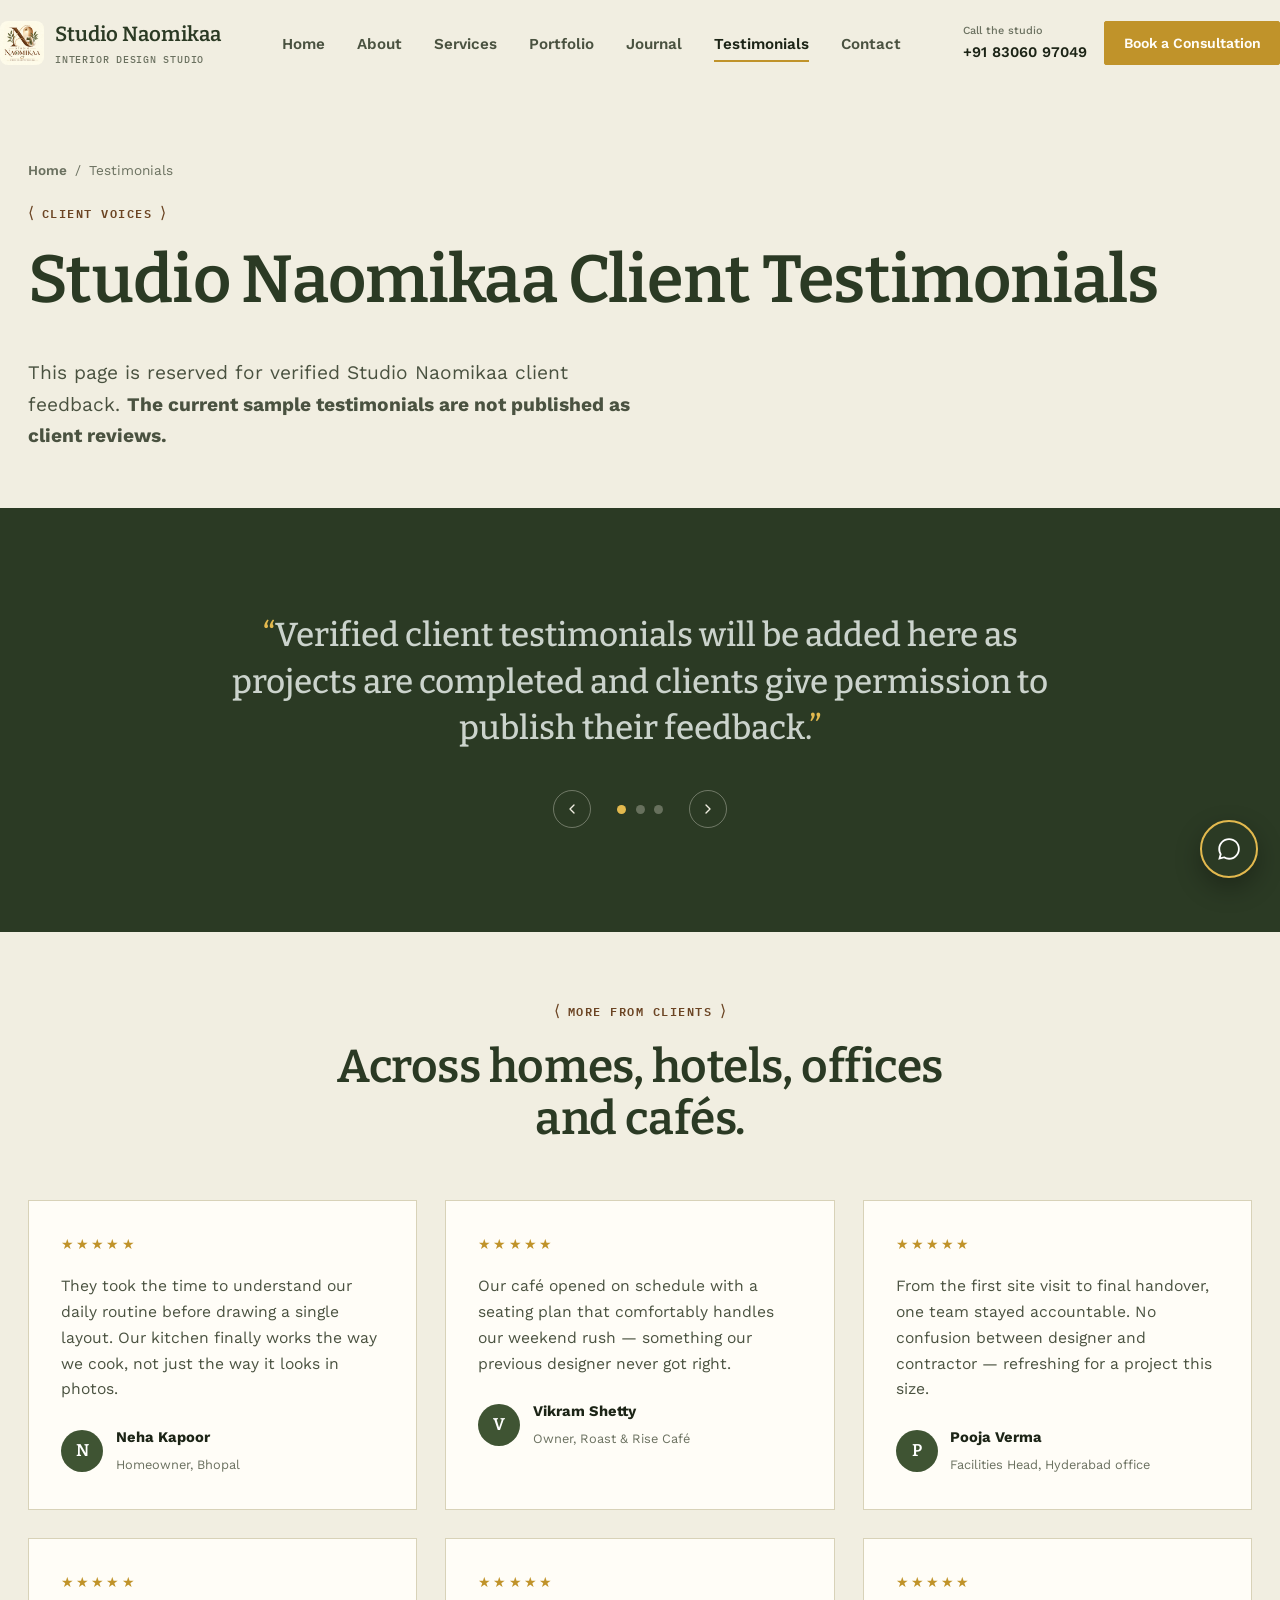
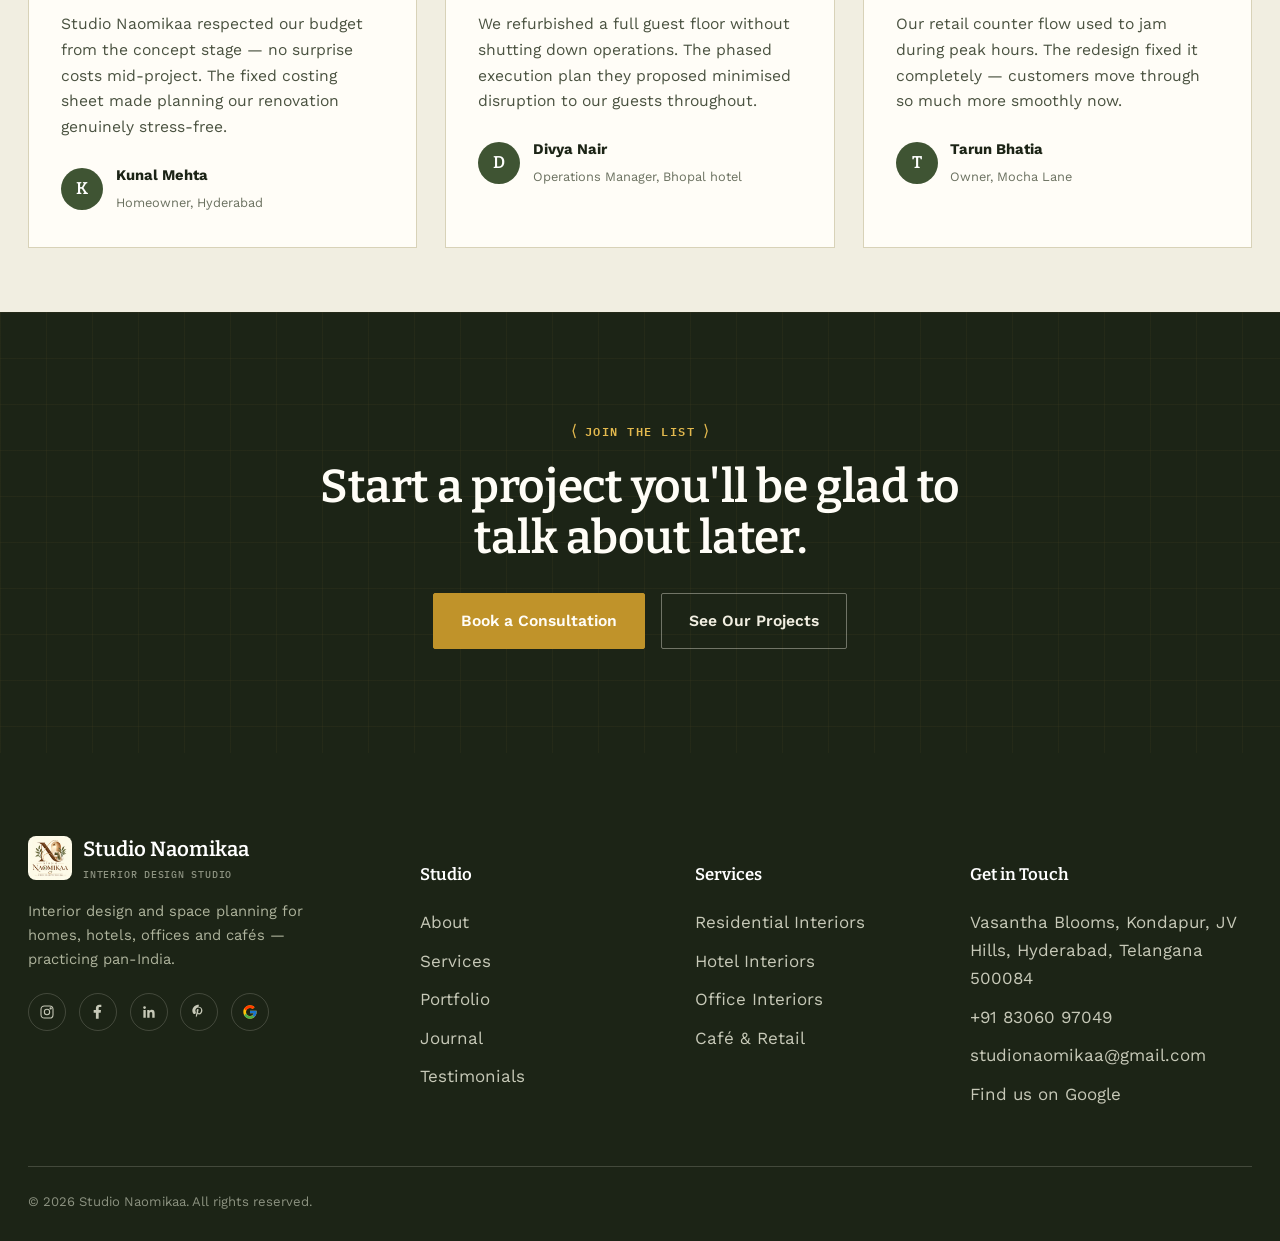
<file: testimonials.html>
<!DOCTYPE html>
<html lang="en">
<head>
<meta charset="UTF-8">
<meta name="viewport" content="width=device-width, initial-scale=1.0">
<title>Studio Naomikaa Client Testimonials | Hyderabad Interior Design</title>
<meta name="description" content="Client testimonials for Studio Naomikaa interior design. This page is being updated with verified client feedback.">
<meta name="robots" content="noindex, follow, max-image-preview:large, max-snippet:-1, max-video-preview:-1">
<meta name="googlebot" content="noindex, follow, max-image-preview:large, max-snippet:-1, max-video-preview:-1">
<meta name="author" content="Studio Naomikaa — Brishti Roy">
<meta name="publisher" content="Studio Naomikaa">
<link rel="canonical" href="https://studionaomikaa.in/testimonials.html">
<link rel="alternate" hreflang="en-in" href="https://studionaomikaa.in/testimonials.html">
<link rel="alternate" hreflang="x-default" href="https://studionaomikaa.in/testimonials.html">
<meta property="og:type" content="website">
<meta property="og:site_name" content="Studio Naomikaa">
<meta property="og:title" content="Studio Naomikaa Client Testimonials | Hyderabad Interior Design">
<meta property="og:description" content="Client testimonials for Studio Naomikaa interior design. This page is being updated with verified client feedback.">
<meta property="og:url" content="https://studionaomikaa.in/testimonials.html">
<meta property="og:image" content="https://studionaomikaa.in/images/hero-main.svg">
<meta property="og:locale" content="en_IN">
<meta name="twitter:card" content="summary_large_image">
<meta name="twitter:title" content="Studio Naomikaa Client Testimonials | Hyderabad Interior Design">
<meta name="twitter:description" content="Client testimonials for Studio Naomikaa interior design. This page is being updated with verified client feedback.">
<meta name="twitter:image" content="https://studionaomikaa.in/images/hero-main.svg">
<meta name="twitter:image:alt" content="Testimonials — Studio Naomikaa">
<link rel="icon" type="image/svg+xml" href="images/favicon.svg">
<link rel="mask-icon" href="images/favicon.svg" color="#1C2416">
<meta name="theme-color" content="#1C2416">
<link rel="preconnect" href="https://fonts.googleapis.com">
<link rel="preconnect" href="https://fonts.gstatic.com" crossorigin>
<link href="https://fonts.googleapis.com/css2?family=Bitter:wght@400;500;600;700;800&family=Work+Sans:wght@400;500;600;700&family=IBM+Plex+Mono:wght@500;600&display=swap" rel="stylesheet">
<link rel="stylesheet" href="css/style.css">
<script type="application/ld+json">{"@context":"https://schema.org","@graph":[{"@type":["ProfessionalService","Organization"],"@id":"https://studionaomikaa.in/#organization","name":"Studio Naomikaa","alternateName":"Studio Naomikaa Interior Design Studio","description":"Interior design studio based in Kondapur, Hyderabad, serving residential, hotel, office, café and retail projects across India.","url":"https://studionaomikaa.in/","logo":"https://studionaomikaa.in/images/studio-naomikaa-logo.jpeg","telephone":"+91-83060-97049","email":"studionaomikaa@gmail.com","priceRange":"₹₹","sameAs":["https://www.instagram.com/studionaomikaa/","https://www.facebook.com/profile.php?id=61593997180546","https://www.linkedin.com/in/studio-naomikaa/","https://in.pinterest.com/studionaomikaa/","https://share.google/fF6RO6ePSQ0m4QN2a"],"areaServed":[{"@type":"City","name":"Hyderabad"},{"@type":"Country","name":"India"}],"address":{"@type":"PostalAddress","streetAddress":"Vasantha Blooms, Kondapur, JV Hills","addressLocality":"Hyderabad","addressRegion":"Telangana","postalCode":"500084","addressCountry":"IN"},"founder":{"@id":"https://studionaomikaa.in/#brishti-roy"},"knowsAbout":["Interior design","Residential interior design","Apartment interior design","Hotel interior design","Office interior design","Café interior design","Retail interior design","Space planning","Concept design","Materials and lighting specification","Turnkey interior execution"],"serviceType":["Residential interior design","Hotel interior design","Office interior design","Café and retail interior design","Space planning","Turnkey interior execution"],"hasMap":"https://share.google/fF6RO6ePSQ0m4QN2a"},{"@type":"Person","@id":"https://studionaomikaa.in/#brishti-roy","name":"Brishti Roy","jobTitle":"Founder & Principal Designer","description":"Brishti Roy is the Founder & Principal Designer of Studio Naomikaa.","worksFor":{"@id":"https://studionaomikaa.in/#organization"},"sameAs":["https://www.instagram.com/studionaomikaa/","https://www.facebook.com/profile.php?id=61593997180546","https://www.linkedin.com/in/studio-naomikaa/","https://in.pinterest.com/studionaomikaa/","https://share.google/fF6RO6ePSQ0m4QN2a"],"knowsAbout":["Interior design","Space planning","Residential interiors","Hotel interiors","Office interiors","Café interiors","Design management"]},{"@type":"WebSite","@id":"https://studionaomikaa.in/#website","url":"https://studionaomikaa.in/","name":"Studio Naomikaa","publisher":{"@id":"https://studionaomikaa.in/#organization"},"inLanguage":"en-IN"},{"@type":"WebPage","@id":"https://studionaomikaa.in/testimonials.html#webpage","url":"https://studionaomikaa.in/testimonials.html","name":"Studio Naomikaa Client Testimonials | Hyderabad Interior Design","description":"Client testimonials for Studio Naomikaa interior design. This page is being updated with verified client feedback.","isPartOf":{"@id":"https://studionaomikaa.in/#website"},"about":{"@id":"https://studionaomikaa.in/#organization"},"inLanguage":"en-IN","dateModified":"2026-09-07"},{"@type":"BreadcrumbList","@id":"https://studionaomikaa.in/testimonials.html#breadcrumb","itemListElement":[{"@type":"ListItem","position":1,"name":"Home","item":"https://studionaomikaa.in/"},{"@type":"ListItem","position":2,"name":"Studio Naomikaa Client Testimonials","item":"https://studionaomikaa.in/testimonials.html"}]}]}</script>
</head>

<body>
<a href="#main-content" class="skip-link">Skip to main content</a>

<nav class="site-nav">
  <div class="container nav-inner">
    <a href="/" class="brand">
      <img src="images/studio-naomikaa-logo.jpeg" alt="Studio Naomikaa logo" class="brand-mark-img" style="height:44px;width:44px;object-fit:cover;border-radius:8px;">
      <span>Studio Naomikaa<small>Interior Design Studio</small></span>
    </a>
    <button class="nav-toggle" aria-label="Toggle navigation" aria-expanded="false" aria-controls="primary-navigation"><span></span></button>
    <ul class="nav-links" id="primary-navigation">
      <li><a href="/">Home</a></li>
      <li><a href="about.html">About</a></li>
      <li><a href="services.html">Services</a></li>
      <li><a href="portfolio.html">Portfolio</a></li>
      <li><a href="blog.html">Journal</a></li>
      <li><a href="testimonials.html" class="active" aria-current="page">Testimonials</a></li>
      <li><a href="contact.html">Contact</a></li>
    </ul>
    <div class="nav-cta-group">
      <span class="nav-phone"><span>Call the studio</span>+91 83060 97049</span>
      <a href="contact.html" class="btn btn-brass btn-sm">Book a Consultation</a>
    </div>
  </div>
</nav>

<main id="main-content">

<section class="page-header">
  <div class="container">
    <div class="breadcrumb-row"><a href="/">Home</a><span>/</span><span>Testimonials</span></div>
    <p class="tag">Client voices</p>
    <h1>Studio Naomikaa Client Testimonials</h1>
    <p class="lead">This page is reserved for verified Studio Naomikaa client feedback. <strong>The current sample testimonials are not published as client reviews.</strong></p>
  </div>
</section>

<section class="section-verdigris">
  <div class="container">
    <div class="testi-wrap" data-testi-carousel role="region" aria-roledescription="carousel" aria-label="Client testimonials" aria-live="polite">
      <div class="testi-slide">
        <p class="testi-quote">Verified client testimonials will be added here as projects are completed and clients give permission to publish their feedback.</p>
        
      </div>
      <div class="testi-slide">
        <p class="testi-quote"></p>
        
      </div>
      <div class="testi-slide">
        <p class="testi-quote"></p>
        
      </div>
      <div class="testi-dots"></div>
    </div>
  </div>
</section>

<section class="section-tight">
  <div class="container">
    <div class="section-head center mx-auto">
      <p class="tag">More from clients</p>
      <h2>Across homes, hotels, offices and cafés.</h2>
    </div>
    <div class="testi-grid">
      <div class="testi-card">
        <div class="stars">★★★★★</div>
        <p>They took the time to understand our daily routine before drawing a single layout. Our kitchen finally works the way we cook, not just the way it looks in photos.</p>
        <footer><div class="av">N</div><div><strong>Neha Kapoor</strong><span>Homeowner, Bhopal</span></div></footer>
      </div>
      <div class="testi-card">
        <div class="stars">★★★★★</div>
        <p>Our café opened on schedule with a seating plan that comfortably handles our weekend rush — something our previous designer never got right.</p>
        <footer><div class="av">V</div><div><strong>Vikram Shetty</strong><span>Owner, Roast &amp; Rise Café</span></div></footer>
      </div>
      <div class="testi-card">
        <div class="stars">★★★★★</div>
        <p>From the first site visit to final handover, one team stayed accountable. No confusion between designer and contractor — refreshing for a project this size.</p>
        <footer><div class="av">P</div><div><strong>Pooja Verma</strong><span>Facilities Head, Hyderabad office</span></div></footer>
      </div>
      <div class="testi-card">
        <div class="stars">★★★★★</div>
        <p>Studio Naomikaa respected our budget from the concept stage — no surprise costs mid-project. The fixed costing sheet made planning our renovation genuinely stress-free.</p>
        <footer><div class="av">K</div><div><strong>Kunal Mehta</strong><span>Homeowner, Hyderabad</span></div></footer>
      </div>
      <div class="testi-card">
        <div class="stars">★★★★★</div>
        <p>We refurbished a full guest floor without shutting down operations. The phased execution plan they proposed minimised disruption to our guests throughout.</p>
        <footer><div class="av">D</div><div><strong>Divya Nair</strong><span>Operations Manager, Bhopal hotel</span></div></footer>
      </div>
      <div class="testi-card">
        <div class="stars">★★★★★</div>
        <p>Our retail counter flow used to jam during peak hours. The redesign fixed it completely — customers move through so much more smoothly now.</p>
        <footer><div class="av">T</div><div><strong>Tarun Bhatia</strong><span>Owner, Mocha Lane</span></div></footer>
      </div>
    </div>
  </div>
</section>

<section class="section-dark cta-banner">
  <div class="container">
    <p class="tag">Join the list</p>
    <h2>Start a project you'll be glad to talk about later.</h2>
    <div class="btn-row">
      <a href="contact.html" class="btn btn-brass">Book a Consultation</a>
      <a href="portfolio.html" class="btn btn-line">See Our Projects</a>
    </div>
  </div>
</section>

</main>

<footer class="site-footer">
  <div class="container">
    <div class="footer-grid">
      <div class="footer-brand">
        <a href="/" class="brand" style="color:#fff;margin-bottom:1rem;">
          <img src="images/studio-naomikaa-logo.jpeg" alt="Studio Naomikaa logo" class="brand-mark-img" style="height:44px;width:44px;object-fit:cover;border-radius:8px;">
          <span>Studio Naomikaa<small style="color:#8C9280;">Interior Design Studio</small></span>
        </a>
        <p>Interior design and space planning for homes, hotels, offices and cafés — practicing pan-India.</p>
        <div class="footer-social">
          <a href="https://www.instagram.com/studionaomikaa/" aria-label="Instagram" target="_blank" rel="noopener"><svg width="16" height="16" viewBox="0 0 24 24" fill="none" stroke="currentColor" stroke-width="1.6"><rect x="3" y="3" width="18" height="18" rx="5"/><circle cx="12" cy="12" r="4"/><circle cx="17.5" cy="6.5" r="1"/></svg></a>
          <a href="https://www.facebook.com/profile.php?id=61593997180546" aria-label="Facebook" target="_blank" rel="noopener"><svg width="16" height="16" viewBox="0 0 24 24" fill="currentColor"><path d="M13 22v-9h3l.5-4H13V6.5c0-1.16.32-1.95 2-1.95H17V1.14C16.63 1.1 15.4 1 13.94 1 10.9 1 8.85 2.86 8.85 6.15V9H5.5v4H8.85v9h4.15z"/></svg></a>
          <a href="https://www.linkedin.com/in/studio-naomikaa/" aria-label="LinkedIn" target="_blank" rel="noopener"><svg width="16" height="16" viewBox="0 0 24 24" fill="currentColor"><path d="M20.45 20.45h-3.56v-5.57c0-1.33-.02-3.04-1.85-3.04-1.85 0-2.14 1.45-2.14 2.94v5.67H9.34V9h3.41v1.56h.05c.48-.9 1.64-1.85 3.38-1.85 3.61 0 4.28 2.38 4.28 5.47v6.27zM5.34 7.43a2.07 2.07 0 1 1 0-4.14 2.07 2.07 0 0 1 0 4.14zM7.12 20.45H3.56V9h3.56v11.45z"/></svg></a>
          <a href="https://in.pinterest.com/studionaomikaa/" aria-label="Pinterest" target="_blank" rel="noopener"><svg width="16" height="16" viewBox="0 0 24 24" fill="currentColor"><path d="M12 1C5.9 1 2 5.14 2 9.94c0 2.9 1.55 5.14 3.97 5.14.4 0 .77-.24.9-.7.09-.34.32-1.24.42-1.61.14-.5.09-.68-.24-1.12-.35-.47-.53-1.05-.53-1.86 0-2.4 1.8-4.55 4.68-4.55 2.55 0 3.95 1.56 3.95 3.64 0 2.74-1.21 5.06-3 5.06-1 0-1.74-.82-1.5-1.83.28-1.2.83-2.5.83-3.36 0-.78-.42-1.43-1.28-1.43-1.01 0-1.83 1.05-1.83 2.45 0 .9.3 1.5.3 1.5s-1.02 4.3-1.2 5.06c-.36 1.5-.05 3.35-.03 3.53.02.11.15.14.22.06.09-.11 1.24-1.53 1.63-2.94.11-.4.63-2.45.63-2.45.31.6 1.22 1.12 2.19 1.12 2.88 0 4.98-2.65 4.98-5.93 0-3.15-2.57-5.65-5.9-5.65z"/></svg></a>
          <a href="https://share.google/fF6RO6ePSQ0m4QN2a" aria-label="Find us on Google" target="_blank" rel="noopener"><svg width="16" height="16" viewBox="0 0 48 48"><path fill="#FFC107" d="M43.6 20.5H42V20H24v8h11.3C33.7 32.9 29.3 36 24 36c-6.6 0-12-5.4-12-12s5.4-12 12-12c3.1 0 5.9 1.2 8 3.1l5.7-5.7C34.6 6.1 29.6 4 24 4 12.9 4 4 12.9 4 24s8.9 20 20 20 20-8.9 20-20c0-1.3-.1-2.7-.4-3.5z"/><path fill="#FF3D00" d="M6.3 14.7l6.6 4.8C14.6 15.1 18.9 12 24 12c3.1 0 5.9 1.2 8 3.1l5.7-5.7C34.6 6.1 29.6 4 24 4c-7.5 0-14 4.2-17.7 10.7z"/><path fill="#4CAF50" d="M24 44c5.2 0 9.9-2 13.4-5.2l-6.2-5.2C29.3 35.7 26.8 36.5 24 36.5c-5.2 0-9.6-3.3-11.2-7.9l-6.5 5C9.9 39.8 16.4 44 24 44z"/><path fill="#1976D2" d="M43.6 20.5H42V20H24v8h11.3c-.8 2.3-2.3 4.3-4.2 5.6l6.2 5.2C39.9 36.6 44 31 44 24c0-1.3-.1-2.7-.4-3.5z"/></svg></a>
        </div>
      </div>
      <div>
        <h5>Studio</h5>
        <ul>
          <li><a href="about.html">About</a></li>
          <li><a href="services.html">Services</a></li>
          <li><a href="portfolio.html">Portfolio</a></li>
          <li><a href="blog.html">Journal</a></li>
          <li><a href="testimonials.html">Testimonials</a></li>
        </ul>
      </div>
      <div>
        <h5>Services</h5>
        <ul>
          <li><a href="services.html#residential">Residential Interiors</a></li>
          <li><a href="services.html#hotel">Hotel Interiors</a></li>
          <li><a href="services.html#office">Office Interiors</a></li>
          <li><a href="services.html#cafe">Café &amp; Retail</a></li>
        </ul>
      </div>
      <div>
        <h5>Get in Touch</h5>
        <ul>
          <li>Vasantha Blooms, Kondapur, JV Hills, Hyderabad, Telangana 500084</li>
          <li><a href="tel:+918306097049">+91 83060 97049</a></li>
          <li><a href="mailto:studionaomikaa@gmail.com">studionaomikaa@gmail.com</a></li>
          <li><a href="https://share.google/fF6RO6ePSQ0m4QN2a" target="_blank" rel="noopener">Find us on Google</a></li>
        </ul>
      </div>
    </div>
    <div class="footer-bottom">
      <span>© 2026 Studio Naomikaa. All rights reserved.</span>

    </div>
  </div>
</footer>

<a href="https://wa.me/918306097049" target="_blank" rel="noopener" class="wa-float" aria-label="Chat with Studio Naomikaa on WhatsApp">
  <svg width="26" height="26" viewBox="0 0 24 24" fill="currentColor"><path d="M12.04 2C6.58 2 2.13 6.45 2.13 11.91C2.13 13.66 2.59 15.36 3.45 16.86L2.05 22L7.31 20.62C8.75 21.41 10.38 21.83 12.04 21.83C17.5 21.83 21.95 17.38 21.95 11.92C21.95 9.27 20.92 6.78 19.05 4.91C17.18 3.03 14.69 2 12.04 2M12.04 3.67C14.25 3.67 16.32 4.53 17.88 6.09C19.44 7.66 20.29 9.72 20.28 11.92C20.28 16.46 16.58 20.15 12.03 20.15C10.56 20.15 9.12 19.76 7.85 19.03L7.55 18.85L4.43 19.67L5.26 16.63L5.06 16.31C4.26 15 3.84 13.47 3.84 11.91C3.85 7.37 7.5 3.67 12.04 3.67Z"/></svg>
</a>

<script src="js/main.js"></script>
</body>
</html>
</file>
<file: css/style.css>
/* =========================================================================
   STUDIO NAOMIKAA — design system
   Palette: warm plaster cream, deep forest ink, soil brown and aged-gold
   wheat — an earthy, material-led palette suited to interior design.
   Registration-mark corners and drafting notation stand in for generic
   "eyebrow" labels — an architect's own visual vocabulary.
   Typography: Bitter (serif, headings) + Work Sans (body) + IBM Plex Mono
   (labels, eyebrows, numerals) — an editorial/technical pairing.
   ========================================================================= */

:root{
  --plaster:      #F1EEE1;
  --plaster-deep: #E7E2CE;
  --ink:          #1C2416;
  --ink-soft:     #4A5240;
  --ink-faint:    #6B7160;
  --teak:         #6B4423;
  --brass:        #C0932A;
  --brass-deep:   #9C7620;
  --brass-light:  #E3B94E;
  --verdigris:    #3F5433;
  --verdigris-deep:#2B3A24;
  --line:         #D8D2B8;
  --line-dark:    rgba(241,238,225,0.18);
  --white:        #FFFDF7;
  --shadow:       0 24px 60px rgba(28,36,22,0.12);
  --shadow-soft:  0 10px 30px rgba(28,36,22,0.08);
  --maxw: 1280px;
}

@media (prefers-reduced-motion: reduce){
  *{animation-duration:0.001ms !important; transition-duration:0.001ms !important; scroll-behavior:auto !important;}
}

*{box-sizing:border-box;}
html{scroll-behavior:smooth;}
body{
  margin:0;
  background:var(--plaster);
  color:var(--ink);
  font-family:'Work Sans',sans-serif;
  font-size:17px;
  line-height:1.65;
  -webkit-font-smoothing:antialiased;
}
img{max-width:100%;display:block;}
a{color:inherit;text-decoration:none;}
ul{margin:0;padding:0;list-style:none;}
button{font-family:inherit;}

h1,h2,h3,h4,.display{
  font-family:'Bitter',serif;
  font-weight:600;
  color:var(--verdigris-deep);
  line-height:1.12;
  letter-spacing:-0.01em;
  margin:0 0 .6em;
}
h1{font-size:clamp(2.6rem,5.2vw,4.6rem); font-weight:600;}
h2{font-size:clamp(2rem,3.6vw,3rem);}
h3{font-size:1.5rem;}
p{margin:0 0 1.1em; max-width:62ch;}
.lead{font-size:1.2rem;color:var(--ink-soft);max-width:52ch;}

.container{max-width:var(--maxw);margin-inline:auto;padding-inline:1.75rem;}
section{padding:6.5rem 0;}
.section-tight{padding:4rem 0;}
.section-deep{background:var(--plaster-deep);}
.section-dark{
  background-color:var(--ink);color:var(--plaster);
  background-image:
    linear-gradient(rgba(227,185,78,0.045) 1px, transparent 1px),
    linear-gradient(90deg, rgba(227,185,78,0.045) 1px, transparent 1px);
  background-size:46px 46px;
}
.section-dark h1,.section-dark h2,.section-dark h3{color:var(--white);}
.section-dark p{color:#C7C9B8;}
.section-verdigris{background:var(--verdigris-deep);color:var(--plaster);}
.section-verdigris h2,.section-verdigris h3{color:#fff;}
.section-verdigris p{color:#CBD3CC;}

/* --- drafting-note tag, replaces generic all-caps eyebrows --- */
.tag{
  display:inline-flex;
  align-items:center;
  gap:.5rem;
  font-family:'IBM Plex Mono',monospace;
  font-weight:600;
  font-size:.78rem;
  letter-spacing:.12em;
  text-transform:uppercase;
  color:var(--teak);
  margin-bottom:1rem;
}
.tag::before{content:"⟨";font-family:'Bitter',serif;font-weight:400;font-size:1.3em;letter-spacing:0;text-transform:none;}
.tag::after{content:"⟩";font-family:'Bitter',serif;font-weight:400;font-size:1.3em;letter-spacing:0;text-transform:none;}
.section-dark .tag,.section-verdigris .tag{color:var(--brass-light);}

/* --- links / buttons --- */
.btn{
  display:inline-flex;align-items:center;justify-content:center;gap:.6rem;
  font-weight:600;font-size:.98rem;
  padding:.9rem 1.7rem;
  border-radius:2px;border:1px solid transparent;
  cursor:pointer;transition:transform .18s ease, background .18s ease, color .18s ease, border-color .18s ease;
  white-space:nowrap;
}
.btn-brass{background:var(--brass);color:var(--white);border-color:var(--brass);}
.btn-brass:hover{background:var(--brass-deep);border-color:var(--brass-deep);transform:translateY(-2px);}
.btn-ink{background:var(--ink);color:var(--plaster);border-color:var(--ink);}
.btn-ink:hover{background:#000;transform:translateY(-2px);}
.btn-line{background:transparent;color:var(--ink);border-color:var(--ink);}
.btn-line:hover{background:var(--ink);color:var(--plaster);transform:translateY(-2px);}
.section-dark .btn-line,.section-verdigris .btn-line{color:var(--plaster);border-color:rgba(241,238,225,0.4);}
.section-dark .btn-line:hover,.section-verdigris .btn-line:hover{background:var(--plaster);color:var(--ink);transform:translateY(-2px);}
.btn-sm{padding:.6rem 1.15rem;font-size:.88rem;}
a:focus-visible,button:focus-visible,.btn:focus-visible{outline:3px solid var(--brass);outline-offset:3px;}

.text-link{font-weight:600;border-bottom:1.5px solid var(--brass);padding-bottom:.15rem;transition:border-color .15s ease, opacity .15s ease;}
.text-link:hover{border-color:transparent;opacity:.7;}

/* =========================== NAVIGATION =========================== */
.skip-link{position:absolute;left:-9999px;top:0;z-index:2000;background:var(--ink);color:#fff;padding:.85rem 1.4rem;font-weight:600;}
.skip-link:focus{left:0;}

.site-nav{
  position:sticky;top:0;z-index:1000;
  background:rgba(241,238,225,0.92);
  backdrop-filter:blur(10px);
  border-bottom:1px solid transparent;
  transition:border-color .25s ease, box-shadow .25s ease;
}
.site-nav.is-scrolled{border-color:var(--line);box-shadow:0 6px 24px rgba(28,36,22,0.06);}
.nav-inner{display:flex;align-items:center;justify-content:space-between;gap:1.5rem;padding:1.15rem 0;}
.brand{display:flex;align-items:center;gap:.7rem;font-family:'Bitter',serif;font-weight:600;font-size:1.28rem;color:var(--verdigris-deep);}
.brand .mark{
  width:40px;height:40px;flex:0 0 auto;border-radius:50%;
  background:var(--ink);color:var(--brass-light);
  display:flex;align-items:center;justify-content:center;
  font-family:'Bitter',serif;font-weight:600;font-size:1.1rem;
}
.brand small{display:block;font-family:'IBM Plex Mono',monospace;font-weight:500;font-size:.6rem;letter-spacing:.08em;text-transform:uppercase;color:var(--ink-faint);}

.nav-links{display:flex;align-items:center;gap:2rem;}
.nav-links a{font-weight:600;font-size:.95rem;color:var(--ink-soft);position:relative;padding:.3rem 0;}
.nav-links a:hover,.nav-links a.active{color:var(--ink);}
.nav-links a.active::after{content:"";position:absolute;left:0;right:0;bottom:-4px;height:2px;background:var(--brass);}
.nav-cta-group{display:flex;align-items:center;gap:1.1rem;}
.nav-phone{font-weight:600;font-size:.92rem;color:var(--ink);white-space:nowrap;}
.nav-phone span{display:block;font-size:.68rem;font-weight:500;color:var(--ink-faint);}

.nav-toggle{display:none;background:none;border:none;width:38px;height:32px;position:relative;cursor:pointer;}
.nav-toggle span,.nav-toggle span::before,.nav-toggle span::after{
  content:"";position:absolute;left:0;right:0;height:2px;background:var(--ink);transition:transform .2s ease, opacity .2s ease;
}
.nav-toggle span{top:15px;}
.nav-toggle span::before{top:-9px;}
.nav-toggle span::after{top:9px;}
.nav-toggle.is-open span{background:transparent;}
.nav-toggle.is-open span::before{transform:translateY(9px) rotate(45deg);}
.nav-toggle.is-open span::after{transform:translateY(-9px) rotate(-45deg);}

@media (max-width:991.98px){
  .nav-links{
    position:fixed;top:73px;left:0;right:0;height:calc(100vh - 73px);height:calc(100dvh - 73px);background:var(--plaster);
    flex-direction:column;align-items:flex-start;gap:0;padding:1rem 1.75rem 2rem;
    transform:translateY(-8px);opacity:0;pointer-events:none;transition:opacity .2s ease, transform .2s ease;
    overflow-y:auto;
  }
  .nav-links.is-open{opacity:1;transform:translateY(0);pointer-events:auto;}
  .nav-links a{width:100%;padding:1rem 0;border-bottom:1px solid var(--line);}
  .nav-cta-group{display:none;}
  .nav-toggle{display:block;}
}

/* =========================== HERO =========================== */
.hero{padding:3.5rem 0 5.5rem;}
.hero-grid{display:grid;grid-template-columns:1.05fr 1fr;gap:3.5rem;align-items:center;}
.hero-copy p.lead{margin-bottom:2.1rem;}
.hero-actions{display:flex;flex-wrap:wrap;gap:1rem;align-items:center;margin-bottom:2.2rem;}
.hero-meta{display:flex;gap:2.2rem;flex-wrap:wrap;border-top:1px solid var(--line);padding-top:1.4rem;}
.hero-meta div strong{display:block;font-family:'Bitter',serif;font-size:1.5rem;color:var(--verdigris-deep);}
.hero-meta div span{font-size:.85rem;color:var(--ink-soft);}

/* registration-mark frame — the site's signature visual device */
.frame{position:relative;padding:18px;}
.frame::before,.frame::after,.frame .fr-tl,.frame .fr-br{position:absolute;width:26px;height:26px;}
.frame::before{content:"";top:0;left:0;border-top:2px solid var(--brass);border-left:2px solid var(--brass);}
.frame::after{content:"";bottom:0;right:0;border-bottom:2px solid var(--brass);border-right:2px solid var(--brass);}
.frame-inner{position:relative;overflow:hidden;background:var(--ink);}
.frame-inner img{width:100%;height:100%;object-fit:cover;}
.frame-tag{
  position:absolute;left:18px;bottom:18px;background:var(--white);
  padding:.55rem 1rem;font-size:.82rem;font-weight:600;color:var(--ink);
  display:flex;align-items:center;gap:.5rem;box-shadow:var(--shadow-soft);
}
.frame-tag::before{content:"";width:7px;height:7px;border-radius:50%;background:var(--brass);}

@media (max-width:991.98px){
  .hero-grid{grid-template-columns:1fr;}
  .hero-meta{gap:1.6rem;}
}

/* =========================== MARQUEE STRIP =========================== */
.marquee{
  background:var(--ink);color:var(--plaster);overflow:hidden;padding:1.3rem 0;
  border-top:1px solid var(--line-dark);border-bottom:1px solid var(--line-dark);
}
.marquee-track{display:flex;width:max-content;animation:marquee 32s linear infinite;}
.marquee-track span{
  font-family:'Bitter',serif;font-size:1.4rem;font-weight:500;color:var(--plaster);
  padding:0 2.2rem;white-space:nowrap;display:flex;align-items:center;gap:2.2rem;
}
.marquee-track span::after{content:"—";color:var(--brass);}
@keyframes marquee{from{transform:translateX(0);}to{transform:translateX(-50%);}}

/* =========================== STAT / NUMBER ROW =========================== */
.stat-row{display:grid;grid-template-columns:repeat(4,1fr);gap:2rem;}
.stat-row .stat strong{display:block;font-family:'Bitter',serif;font-size:clamp(2.2rem,4vw,3.2rem);color:var(--brass-deep);font-weight:600;}
.stat-row .stat span{font-size:.9rem;color:var(--ink-soft);}
.engagement-card{border:1px solid var(--line-dark);padding:2rem;transition:border-color .2s ease, transform .2s ease, background .2s ease;}
.engagement-card:hover{border-color:var(--brass);background:rgba(227,185,78,0.06);transform:translateY(-4px);}
.engagement-card h3{color:#fff;font-size:1.3rem;}
.engagement-card p{font-size:.92rem;}
.section-dark .stat-row .stat span,.section-verdigris .stat-row .stat span{color:#C7C9B8;}
@media (max-width:767.98px){.stat-row{grid-template-columns:repeat(2,1fr);row-gap:2.2rem;}}

/* =========================== ZIGZAG SERVICE ROWS =========================== */
.zig-row{display:grid;grid-template-columns:1fr 1fr;gap:4rem;align-items:center;padding:4rem 0;border-bottom:1px solid var(--line);}
.zig-row:first-of-type{padding-top:0;}
.zig-row:last-of-type{border-bottom:none;padding-bottom:0;}
.zig-row.reverse .zig-copy{order:2;}
.zig-row.reverse .zig-media{order:1;}
.zig-copy .num{font-family:'Bitter',serif;font-size:1rem;color:var(--brass-deep);font-weight:600;margin-bottom:.8rem;display:block;}
.zig-copy ul{margin-top:1.3rem;display:flex;flex-direction:column;gap:.6rem;}
.zig-copy ul li{display:flex;gap:.7rem;font-size:.95rem;color:var(--ink-soft);}
.zig-copy ul li::before{content:"";width:6px;height:6px;margin-top:.55rem;background:var(--brass);flex:0 0 auto;}
.zig-media{aspect-ratio:4/3.1;}
@media (max-width:900px){
  .zig-row,.zig-row.reverse{grid-template-columns:1fr;gap:1.8rem;}
  .zig-row.reverse .zig-copy,.zig-row.reverse .zig-media{order:0;}
}

/* =========================== PROCESS STEPS (genuine sequence) =========================== */
.process-track{display:grid;grid-template-columns:repeat(5,1fr);gap:1.6rem;}
.process-step{position:relative;padding-top:1.6rem;}
.process-step::before{content:"";position:absolute;top:0;left:0;width:100%;height:2px;background:var(--line-dark);}
.process-step .step-num{font-family:'Bitter',serif;font-size:2.4rem;font-weight:600;color:var(--brass-light);display:block;margin-bottom:.6rem;}
.process-step h3{font-size:1.15rem;color:var(--white);margin-bottom:.5rem;}
.process-step p{font-size:.9rem;color:#C7C9B8;}
@media (max-width:991.98px){.process-track{grid-template-columns:repeat(2,1fr);}}
@media (max-width:575.98px){.process-track{grid-template-columns:1fr;}}

/* =========================== PORTFOLIO =========================== */
.filter-bar{display:flex;flex-wrap:wrap;gap:.7rem;margin-bottom:3rem;}
.filter-btn{
  padding:.6rem 1.3rem;border:1px solid var(--line);background:transparent;
  font-weight:600;font-size:.9rem;color:var(--ink-soft);cursor:pointer;transition:all .15s ease;
}
.filter-btn:hover{border-color:var(--brass);color:var(--ink);}
.filter-btn.is-active{background:var(--ink);border-color:var(--ink);color:var(--white);}

.portfolio-grid{display:grid;grid-template-columns:repeat(3,1fr);gap:1.75rem;}
.p-card{position:relative;overflow:hidden;cursor:pointer;transition:transform .3s ease;}
.p-card:hover{transform:translateY(-4px);}
.p-card .frame-inner{aspect-ratio:4/3.3;transition:transform .5s ease;}
.p-card:hover .frame-inner img{transform:scale(1.06);}
.p-card .frame-inner img{transition:transform .5s ease;}
.p-card-cap{padding-top:1rem;}
.p-card-cap .cat{font-size:.78rem;font-weight:600;color:var(--brass-deep);}
.p-card-cap h3{font-size:1.2rem;margin:.25rem 0 0;}
.p-card-cap span.loc{font-size:.85rem;color:var(--ink-faint);}
@media (max-width:991.98px){.portfolio-grid{grid-template-columns:repeat(2,1fr);}}
@media (max-width:575.98px){.portfolio-grid{grid-template-columns:1fr;}}

/* =========================== TESTIMONIAL =========================== */
.testi-wrap{max-width:820px;margin-inline:auto;text-align:center;}
.testi-quote{font-family:'Bitter',serif;font-size:clamp(1.5rem,2.6vw,2.1rem);font-weight:500;color:var(--white);line-height:1.4;margin-bottom:2rem;}
.testi-quote::before{content:"\201C";color:var(--brass-light);}
.testi-quote::after{content:"\201D";color:var(--brass-light);}
.testi-person{display:flex;align-items:center;justify-content:center;gap:.9rem;}
.testi-avatar{width:52px;height:52px;border-radius:50%;background:var(--brass);color:var(--ink);display:flex;align-items:center;justify-content:center;font-family:'Bitter',serif;font-weight:600;}
.testi-person div{text-align:left;}
.testi-person strong{color:var(--white);display:block;font-size:.98rem;}
.testi-person span{color:#C7C9B8;font-size:.85rem;}
.testi-dots{display:flex;justify-content:center;gap:.6rem;margin-top:2.4rem;}
.testi-dots button{width:9px;height:9px;border-radius:50%;border:none;background:rgba(241,238,225,0.3);cursor:pointer;padding:0;}
.testi-dots button.is-active{background:var(--brass-light);}
.testi-nav-row{display:flex;align-items:center;justify-content:center;gap:1.6rem;margin-top:2.4rem;}
.testi-nav-row .testi-dots{margin-top:0;}
.testi-arrow{width:38px;height:38px;border-radius:50%;border:1px solid rgba(241,238,225,0.35);background:transparent;color:var(--plaster);display:flex;align-items:center;justify-content:center;cursor:pointer;transition:background .18s ease, border-color .18s ease, transform .18s ease;flex:0 0 auto;}
.testi-arrow:hover{background:rgba(241,238,225,0.12);border-color:var(--brass-light);transform:translateY(-2px);}
.testi-arrow svg{width:16px;height:16px;}

.testi-grid{display:grid;grid-template-columns:repeat(3,1fr);gap:1.75rem;}
.testi-card{background:var(--white);border:1px solid var(--line);padding:2rem;height:100%;transition:box-shadow .2s ease, transform .2s ease, border-color .2s ease;}
.testi-card:hover{box-shadow:var(--shadow-soft);transform:translateY(-4px);border-color:var(--brass);}
.testi-card .stars{color:var(--brass);font-size:.9rem;margin-bottom:1rem;letter-spacing:.15em;}
.testi-card p{font-size:.98rem;color:var(--ink-soft);margin-bottom:1.4rem;}
.testi-card footer{display:flex;align-items:center;gap:.8rem;}
.testi-card .av{width:42px;height:42px;border-radius:50%;background:var(--verdigris);color:#fff;display:flex;align-items:center;justify-content:center;font-family:'Bitter',serif;font-weight:600;flex:0 0 auto;}
.testi-card strong{display:block;font-size:.92rem;}
.testi-card span{font-size:.8rem;color:var(--ink-faint);}
@media (max-width:900px){.testi-grid{grid-template-columns:1fr;}}

/* =========================== BLOG =========================== */
.blog-grid{display:grid;grid-template-columns:repeat(3,1fr);gap:2rem;}
.blog-card{background:var(--white);border:1px solid var(--line);display:flex;flex-direction:column;height:100%;transition:box-shadow .2s ease, transform .2s ease;}
.blog-card:hover{box-shadow:var(--shadow-soft);transform:translateY(-4px);}
.blog-card .thumb{aspect-ratio:16/10.5;background:var(--ink);}
.blog-card .body{padding:1.6rem;display:flex;flex-direction:column;flex:1;}
.blog-card .meta{font-family:'IBM Plex Mono',monospace;font-size:.72rem;letter-spacing:.05em;text-transform:uppercase;color:var(--brass-deep);font-weight:600;margin-bottom:.6rem;}
.blog-card h3{font-size:1.2rem;margin-bottom:.7rem;}
.blog-card p{font-size:.92rem;color:var(--ink-soft);flex:1;}
.blog-card .read{margin-top:1rem;font-size:.88rem;font-weight:600;color:var(--ink);}
@media (max-width:991.98px){.blog-grid{grid-template-columns:repeat(2,1fr);}}
@media (max-width:575.98px){.blog-grid{grid-template-columns:1fr;}}

.blog-post-body{max-width:70ch;margin-inline:auto;}
.blog-post-body h2{margin-top:2rem;}
.blog-post-body p{color:var(--ink-soft);}
.blog-post-body blockquote{
  border-left:3px solid var(--brass);margin:2rem 0;padding:.3rem 0 .3rem 1.5rem;
  font-family:'Bitter',serif;font-size:1.3rem;color:var(--verdigris-deep);
}

/* =========================== TEAM / VALUES =========================== */
.value-grid{display:grid;grid-template-columns:repeat(3,1fr);gap:1.75rem;}
.value-card{padding:2rem;border:1px solid var(--line);background:var(--white);height:100%;transition:box-shadow .2s ease, transform .2s ease, border-color .2s ease;}
.value-card:hover{box-shadow:var(--shadow-soft);transform:translateY(-4px);border-color:var(--brass);}
.value-card .ico{width:48px;height:48px;margin-bottom:1.2rem;color:var(--brass-deep);transition:transform .3s ease;}
.value-card:hover .ico{transform:translateY(-3px);}
@media (max-width:900px){.value-grid{grid-template-columns:1fr;}}

.team-grid{display:grid;grid-template-columns:repeat(3,1fr);gap:2rem;}
.team-card{transition:transform .3s ease;}
.team-card:hover{transform:translateY(-4px);}
.team-card .frame-inner{aspect-ratio:3/3.4;transition:box-shadow .2s ease;}
.team-card:hover .frame-inner{box-shadow:var(--shadow-soft);}
.team-card h3{margin:1rem 0 .1rem;font-size:1.15rem;}
.team-card span{font-size:.85rem;color:var(--brass-deep);font-weight:600;}
@media (max-width:900px){.team-grid{grid-template-columns:repeat(2,1fr);}}
@media (max-width:575.98px){.team-grid{grid-template-columns:1fr;}}

/* --- timeline (about page) --- */
.timeline{position:relative;padding-left:2.4rem;}
.timeline::before{content:"";position:absolute;left:5px;top:6px;bottom:6px;width:1.5px;background:var(--line);}
.timeline-item{position:relative;padding-bottom:2.6rem;}
.timeline-item:last-child{padding-bottom:0;}
.timeline-item::before{content:"";position:absolute;left:-2.4rem;top:6px;width:11px;height:11px;border-radius:50%;background:var(--brass);}
.timeline-item .yr{font-family:'Bitter',serif;color:var(--brass-deep);font-weight:600;font-size:1.1rem;display:block;margin-bottom:.3rem;}

/* =========================== FAQ ACCORDION =========================== */
.faq-item{border-bottom:1px solid var(--line);}
.faq-q{
  display:flex;align-items:center;justify-content:space-between;gap:1rem;
  width:100%;text-align:left;background:none;border:none;padding:1.5rem 0;cursor:pointer;
  font-family:'Bitter',serif;font-size:1.15rem;color:var(--verdigris-deep);
}
.faq-q .plus{font-size:1.4rem;color:var(--brass);transition:transform .2s ease;flex:0 0 auto;}
.faq-item.is-open .faq-q .plus{transform:rotate(45deg);}
.faq-a{max-height:0;overflow:hidden;transition:max-height .25s ease;}
.faq-item.is-open .faq-a{max-height:400px;}
.faq-a p{padding-bottom:1.5rem;color:var(--ink-soft);}

/* =========================== FORM =========================== */
.form-grid{display:grid;grid-template-columns:1fr 1fr;gap:1.3rem;}
.form-grid .full{grid-column:1/-1;}
.field label{display:block;font-size:.85rem;font-weight:600;color:var(--ink-soft);margin-bottom:.5rem;}
.field input,.field select,.field textarea{
  width:100%;padding:.85rem 1rem;border:1px solid var(--line);background:var(--white);
  font-family:'Work Sans',sans-serif;font-size:.98rem;color:var(--ink);border-radius:2px;
}
.field input:focus,.field select:focus,.field textarea:focus{outline:2px solid var(--brass);outline-offset:1px;border-color:var(--brass);}
.field textarea{resize:vertical;min-height:130px;}
@media (max-width:700px){.form-grid{grid-template-columns:1fr;}}

.info-card{background:var(--ink);color:var(--plaster);padding:2.5rem;}
.info-card h3{color:#fff;}
.info-row{display:flex;gap:1rem;padding:1.1rem 0;border-top:1px solid var(--line-dark);}
.info-row:first-of-type{border-top:none;}
.info-row .lbl{font-size:.78rem;color:var(--brass-light);font-weight:600;min-width:88px;}
.info-row a,.info-row span.val{color:#EDE8DA;}

/* =========================== CTA BANNER =========================== */
.cta-banner{text-align:center;}
.cta-banner h2{max-width:24ch;margin-inline:auto;}
.cta-banner .btn-row{display:flex;justify-content:center;gap:1rem;flex-wrap:wrap;margin-top:1.8rem;}

/* =========================== FOOTER =========================== */
footer.site-footer{background:var(--ink);color:#C7C9B8;padding:5rem 0 1.75rem;}
footer.site-footer h5{color:#fff;font-family:'Bitter',serif;font-weight:600;font-size:1.05rem;margin-bottom:1.2rem;}
footer.site-footer a{color:#C7C9B8;}
footer.site-footer a:hover{color:var(--brass-light);}
.footer-grid{display:grid;grid-template-columns:1.5fr 1fr 1fr 1.2fr;gap:2.5rem;}
.footer-grid li{margin-bottom:.65rem;}
.footer-brand p{color:#AEB39C;max-width:32ch;font-size:.92rem;}
.footer-social{display:flex;gap:.8rem;margin-top:1.3rem;}
.footer-social a{
  width:38px;height:38px;border:1px solid var(--line-dark);border-radius:50%;
  display:flex;align-items:center;justify-content:center;transition:border-color .15s ease, background .15s ease;
}
.footer-social a:hover{border-color:var(--brass);background:rgba(192,147,42,0.15);}
.footer-bottom{border-top:1px solid var(--line-dark);margin-top:3rem;padding-top:1.5rem;display:flex;flex-wrap:wrap;justify-content:space-between;gap:.7rem;font-size:.82rem;color:#8C9280;}
@media (max-width:900px){.footer-grid{grid-template-columns:1fr 1fr;}}
@media (max-width:575.98px){.footer-grid{grid-template-columns:1fr;}}

/* =========================== WHATSAPP FLOAT =========================== */
.wa-float{
  position:fixed;right:22px;bottom:22px;z-index:1050;
  width:58px;height:58px;border-radius:50%;background:var(--verdigris-deep);color:#fff;
  display:flex;align-items:center;justify-content:center;box-shadow:0 10px 26px rgba(0,0,0,0.3);
  border:2px solid var(--brass-light);
}
.wa-float:hover{background:var(--verdigris);}

/* =========================== PAGE HEADER (interior pages) =========================== */
.page-header{padding:4.5rem 0 3.5rem;}
.page-header .lead{margin-bottom:0;}
.breadcrumb-row{display:flex;gap:.5rem;font-size:.85rem;color:var(--ink-faint);margin-bottom:1rem;}
.breadcrumb-row a{color:var(--ink-faint);font-weight:600;}
.breadcrumb-row a:hover{color:var(--brass-deep);}

/* generic grid helpers */
.grid-2{display:grid;grid-template-columns:1fr 1fr;gap:3rem;align-items:center;}
@media (max-width:900px){.grid-2{grid-template-columns:1fr;gap:2rem;}}
.center{text-align:center;}
.mx-auto{margin-inline:auto;}
.mb-0{margin-bottom:0;}
.section-head{max-width:640px;margin-bottom:3.5rem;}
.section-head.center{margin-inline:auto;text-align:center;}
</file>
